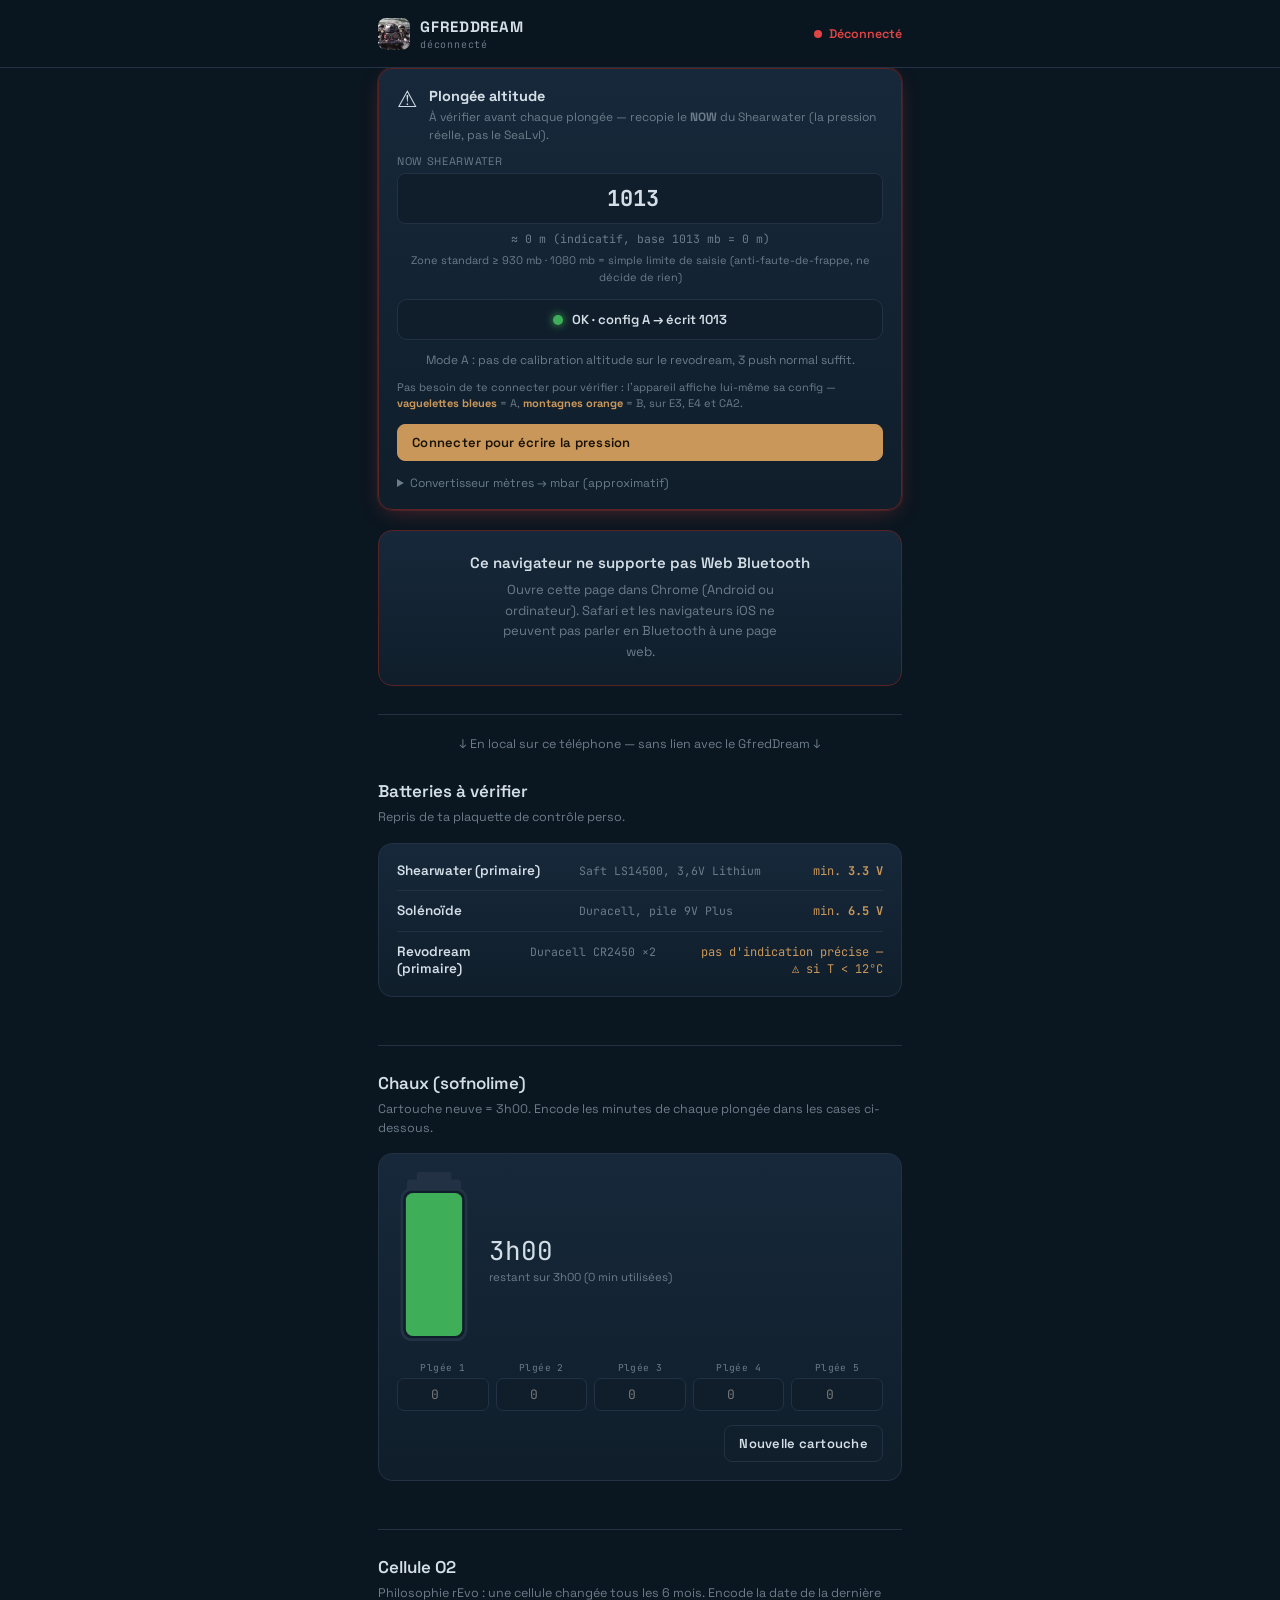
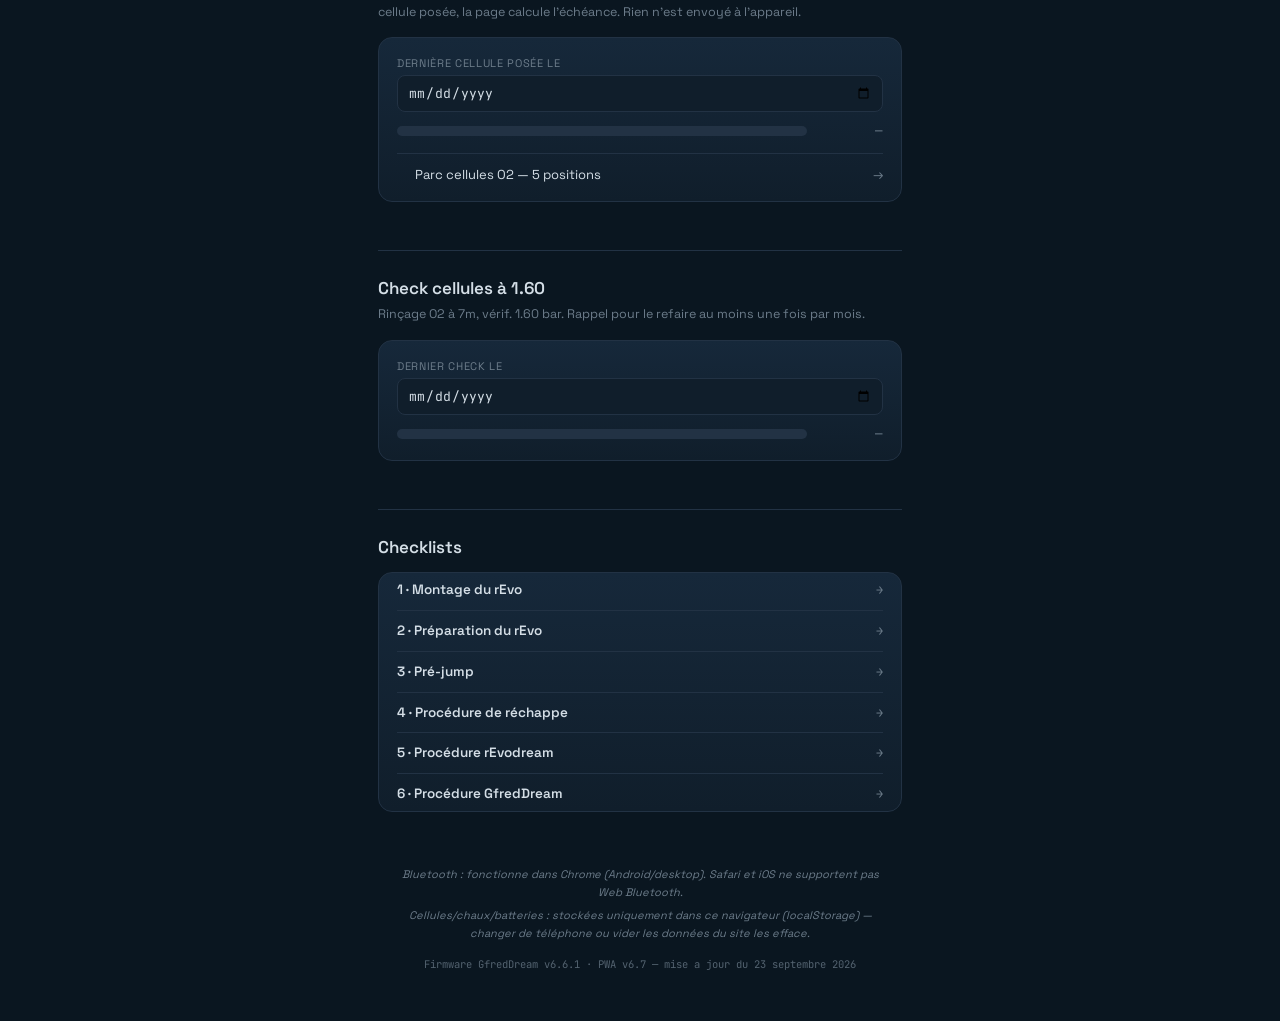
<file: index.html>
<!DOCTYPE html>
<html lang="fr">
<head>
<meta charset="UTF-8">
<meta name="viewport" content="width=device-width, initial-scale=1, viewport-fit=cover">
<title>GfredDream</title>
<link rel="icon" type="image/x-icon" href="fred_diving.ico">
<link rel="apple-touch-icon" href="icon-180.png">
<link rel="manifest" href="manifest.json">
<meta name="theme-color" content="#0A1620">
<link rel="preconnect" href="https://fonts.googleapis.com">
<link rel="preconnect" href="https://fonts.gstatic.com" crossorigin>
<link href="https://fonts.googleapis.com/css2?family=Space+Grotesk:wght@500;600;700&family=JetBrains+Mono:wght@400;500;700&display=swap" rel="stylesheet">
<style>
  :root{
    --deep:#0A1620; --panel:#101E2B; --panel2:#16283A; --line:#223244;
    --brass:#C9975A; --brass-dim:#8A6530;
    --o2green:#3FAE58; --warn:#E0932E; --danger:#E14444;
    --mist:#D4DEE6; --mist-dim:#6C7C8A;
    --mono:'JetBrains Mono',ui-monospace,monospace;
    --disp:'Space Grotesk',system-ui,sans-serif;
  }
  *{box-sizing:border-box;}
  html,body{margin:0;padding:0;}
  body{
    background:
      radial-gradient(ellipse 900px 500px at 50% -10%, #142B3E 0%, transparent 60%),
      var(--deep);
    color:var(--mist);
    font-family:var(--disp);
    min-height:100vh;
    padding-bottom:48px;
  }
  a{color:inherit;}
  .wrap{max-width:560px;margin:0 auto;padding:0 18px;}

  /* ── header ─────────────────────────────────────────── */
  header{
    position:sticky; top:0; z-index:10;
    background:rgba(10,22,32,.92); backdrop-filter:blur(8px);
    border-bottom:1px solid var(--line);
  }
  .headrow{
    max-width:560px;margin:0 auto;padding:16px 18px;
    display:flex;align-items:center;justify-content:space-between;gap:12px;
  }
  .brand{display:flex;align-items:center;gap:10px;}
  .brand svg{width:32px;height:32px;flex:none;}
  .brand-text{font-weight:700;letter-spacing:.06em;font-size:15px;}
  .brand-sub{display:block;font-family:var(--mono);font-weight:400;font-size:10px;color:var(--mist-dim);letter-spacing:.08em;margin-top:1px;}
  .status-dot{width:8px;height:8px;border-radius:50%;background:var(--danger);flex:none;transition:background .3s,box-shadow .3s;}
  .status-chip{
    display:inline-flex;align-items:center;gap:7px;
    font-family:var(--disp);font-weight:600;font-size:12.5px;color:var(--danger);
  }
  .status-chip.up{color:var(--o2green);}
  .status-chip.busy{color:var(--brass);}
  .status-dot.up{background:var(--o2green);box-shadow:0 0 8px var(--o2green);}
  .status-dot.busy{background:var(--brass);animation:pulse 1s ease-in-out infinite;}
  @keyframes pulse{0%,100%{opacity:1;}50%{opacity:.35;}}
  .btn{
    font-family:var(--disp);font-weight:600;font-size:13px;letter-spacing:.02em;
    border:1px solid var(--line); background:var(--panel2); color:var(--mist);
    padding:9px 14px;border-radius:8px;cursor:pointer;
    display:inline-flex;align-items:center;gap:8px;
    transition:border-color .15s, background .15s;
  }
  .btn:hover{border-color:var(--brass-dim);}
  .btn:focus-visible{outline:2px solid var(--brass);outline-offset:2px;}
  .btn.primary{background:var(--brass);border-color:var(--brass);color:#1A1206;}
  .btn.primary:hover{background:#D9A968;}
  .btn.ghost{background:transparent;}
  .btn.danger{border-color:#5A2323;color:#F0A6A6;}
  .btn.danger:hover{border-color:var(--danger);}
  .btn:disabled{opacity:.4;cursor:not-allowed;}

  /* ── layout ─────────────────────────────────────────── */
  section{padding:26px 0 8px;}
  .eyebrow{
    font-family:var(--mono);font-size:11px;letter-spacing:.14em;color:var(--brass);
    text-transform:uppercase;margin:0 0 4px;
  }
  h2{font-size:17px;margin:0 0 14px;font-weight:600;color:var(--mist);}
  .hint{font-size:12.5px;color:var(--mist-dim);line-height:1.5;margin:-8px 0 16px;}
  .card{
    background:linear-gradient(180deg,var(--panel2),var(--panel));
    border:1px solid var(--line); border-radius:14px; padding:18px;
    margin-bottom:12px;
  }

  /* ── FiO2 : gros avertissement, à vérifier avant chaque plongée ─ */
  .warn-card{
    border-color:#5A2323;
    box-shadow:0 0 0 1px rgba(225,68,68,.18), 0 6px 24px -8px rgba(225,68,68,.4);
  }
  .warn-head{display:flex;gap:11px;align-items:flex-start;margin-bottom:10px;}
  .warn-icon{font-size:23px;line-height:1.1;flex:none;}
  .warn-title{font-size:14.5px;font-weight:700;color:var(--mist);}
  .warn-sub{font-size:12px;color:var(--mist-dim);line-height:1.5;margin-top:3px;}
  .fio2-display{
    font-family:var(--mono);font-size:44px;font-weight:700;color:var(--danger);
    font-variant-numeric:tabular-nums;text-align:center;margin:8px 0 16px;letter-spacing:.01em;
    transition:color .15s;
  }
  .fio2-display.std{color:var(--o2green);}
  .fio2-display .fio2-unit{font-size:16px;font-weight:500;color:var(--mist-dim);margin-left:7px;}
  .divider{height:1px;background:var(--line);margin:28px 0 0;}

  /* ── Carte pression hors connexion (v6.1.0) ───────────*/
  .mbar-offline{font-size:11px;line-height:1.45;color:var(--mist-dim);margin-top:12px;}
  .mbar-offline b{color:var(--brass);}
  .mbar-connect{width:100%;margin-top:12px;}
  body:not(.ble-on) .blegated{display:none;}
  body.ble-on .mbar-offline{display:none;}
  /* ── LEDs HUD par couleur (v6.1.0) ─────────────────────*/
  .hud-note{font-size:11px;line-height:1.45;color:var(--mist-dim);margin-bottom:14px;}
  .hud-note b{color:var(--brass);}
  .ledrow{display:flex;align-items:center;gap:10px;margin-top:14px;}
  .led-dot{width:12px;height:12px;border-radius:50%;flex:none;}
  .dot-r{background:#e03e3e;box-shadow:0 0 8px #e03e3e;}
  .dot-g{background:#3ec46d;box-shadow:0 0 8px #3ec46d;}
  .dot-o{background:#e8a33d;box-shadow:0 0 8px #e8a33d;}
  .led-name{font-size:13px;flex:1;}
  .led-val{font-family:var(--mono);font-size:15px;min-width:56px;text-align:center;color:var(--brass);}
  .led-minus,.led-plus{min-width:44px;min-height:44px;}
  .hudtest-btn{width:100%;margin-top:8px;}
  .hudtest-btn.on{background:var(--brass);color:#1a1a1a;}
  .sleep-btn{width:100%;}
  .sleep-btn.arm{background:var(--danger);color:#fff;}
  /* ── Session (v6.1.0) ──────────────────────────────────*/
  .sess-row{display:flex;justify-content:space-between;font-size:13px;padding:7px 0;
            border-bottom:1px solid rgba(255,255,255,.06);}
  .sess-row:last-child{border-bottom:none;}
  .sess-row span:last-child{font-family:var(--mono);color:var(--brass);}
  /* ── Pression de calibration ───────────────────────────*/
  .mbar-input{
    font-family:var(--mono);font-size:22px;font-weight:700;color:var(--mist);
    text-align:center;background:var(--panel);border:1px solid var(--line);
    border-radius:8px;padding:10px;width:100%;font-variant-numeric:tabular-nums;
  }
  .mbar-input:focus-visible{outline:2px solid var(--brass);}
  .mbar-alt{
    font-family:var(--mono);font-size:11.5px;color:var(--mist-dim);
    text-align:center;margin:7px 0 6px;
  }
  .mbar-zone-hint{
    font-size:11px;color:var(--mist-dim);text-align:center;line-height:1.5;margin:0 0 14px;
  }
  .verdict-row{
    display:flex;align-items:center;gap:9px;justify-content:center;
    padding:11px 12px;border-radius:10px;background:var(--panel);border:1px solid var(--line);
  }
  .verdict-dot{width:10px;height:10px;border-radius:50%;flex:none;background:var(--mist-dim);}
  .verdict-dot.ok{background:var(--o2green);box-shadow:0 0 8px var(--o2green);}
  .verdict-dot.ko{background:var(--danger);box-shadow:0 0 8px var(--danger);}
  .verdict-text{font-size:13px;font-weight:600;}
  .mbar-device{
    font-family:var(--mono);font-size:12px;color:var(--mist-dim);
    text-align:center;margin-top:14px;
  }
  .mbar-device b{color:var(--brass);}
  .mbar-conv{margin-top:14px;}
  .mbar-conv summary{font-size:12px;color:var(--mist-dim);cursor:pointer;}
  .mbar-conv summary:focus-visible{outline:2px solid var(--brass);}
  .conv-row{display:flex;gap:10px;align-items:center;margin-top:10px;}
  .conv-row input{
    font-family:var(--mono);font-size:13px;background:var(--panel);border:1px solid var(--line);
    color:var(--mist);border-radius:8px;padding:8px 10px;flex:1;min-width:0;
  }
  .conv-row input:focus-visible{outline:2px solid var(--brass);}
  .conv-row span{font-family:var(--mono);font-size:13px;color:var(--brass);flex:none;white-space:nowrap;}

  /* ── Re-calibration obligatoire (bandeau live) ─────────────────────── */
  .recal-banner{
    margin-top:14px;padding:12px 14px;border-radius:10px;text-align:center;
    background:rgba(230,60,60,.14);border:1.5px solid var(--danger);
    color:var(--danger);font-weight:800;font-size:15px;letter-spacing:.02em;
    animation:recalPulse 1.4s ease-in-out infinite;
  }
  @keyframes recalPulse{0%,100%{opacity:1;}50%{opacity:.55;}}
  @media (prefers-reduced-motion: reduce){ .recal-banner{animation:none;} }

  /* ── Calibrer à distance ────────────────────────────────────────────*/
  .calib-card-head{display:flex;gap:12px;align-items:flex-start;margin-bottom:14px;}
  .btn.calib-btn{
    width:100%;font-size:16px;font-weight:700;letter-spacing:.03em;padding:14px;
    justify-content:center;
    background:var(--danger);border-color:var(--danger);color:#FFFFFF;
  }
  .btn.calib-btn:hover{background:#C93636;}

  /* ── Historique calibration (lot 5) ──────────────────────────────────*/
  .calhist-row{
    display:flex;align-items:center;gap:12px;padding:8px 0;
    border-top:1px solid var(--line);
  }
  .calhist-row:first-of-type{border-top:none;}
  .calhist-label{
    font-family:var(--disp);font-weight:700;font-size:13px;color:var(--mist);
    flex:none;width:22px;
  }
  .calhist-vals{
    font-family:var(--mono);font-size:12.5px;color:var(--mist-dim);
    font-variant-numeric:tabular-nums;flex:1;
  }
  .calhist-vals .delta-declining{color:var(--danger);}
  .calhist-vals .delta-rising{color:var(--warn);}
  .calhist-vals .delta-stable{color:var(--o2green);}

  /* ── Réinitialiser — plus grand, centré ─────────────────────────────*/
  .reset-row{flex-direction:column;align-items:center;gap:8px;}
  .reset-btn{font-size:16px;font-weight:700;padding:15px 34px;border-radius:12px;}
  .reset-sub{font-family:var(--mono);font-size:11.5px;color:var(--mist-dim);text-align:center;}

  /* ── Calibration revodream (mode B) ─────────────────────────────────*/
  .revodream-cal{
    margin-top:12px;padding:10px 12px;border-radius:10px;text-align:center;
    background:rgba(230,60,60,.10);border:1px solid var(--danger);
    font-size:12.5px;color:var(--mist);line-height:1.5;
  }
  .revodream-cal b{color:var(--danger);font-size:14px;}
  .revodream-cal a{color:var(--brass);}
  .revodream-cal-a{
    margin-top:12px;font-size:12px;color:var(--mist-dim);text-align:center;
  }
  .revodream-cal-a b{color:var(--mist);}

  /* ── connexion — minimale, sans carte ni texte, un seul bouton ──── */
  .connect-minimal{text-align:center;margin:20px 0 28px;}
  .connect-minimal .btn.primary{padding:13px 26px;font-size:14px;justify-content:center;}
  .connect-hint{
    margin:10px 0 0;font-family:var(--mono);font-size:11px;color:var(--mist-dim);
    letter-spacing:.01em;
  }
  .connect-minimal.unsupported{
    background:linear-gradient(180deg,var(--panel2),var(--panel));
    border:1px solid #5A2323;border-radius:14px;padding:22px 18px;text-align:center;
  }
  .connect-minimal.unsupported h2{font-size:15px;margin:0 0 8px;}
  .connect-minimal.unsupported p{color:var(--mist-dim);font-size:13px;line-height:1.6;max-width:38ch;margin:0 auto;}

  /* ── live control rows ──────────────────────────────── */
  .ctrl{margin-bottom:22px;}
  .ctrl:last-child{margin-bottom:0;}
  .ctrl-top{display:flex;align-items:baseline;justify-content:space-between;margin-bottom:8px;}
  .ctrl-label{font-size:13.5px;font-weight:600;color:var(--mist);}
  .ctrl-value{font-family:var(--mono);font-size:15px;color:var(--brass);font-variant-numeric:tabular-nums;}
  input[type=range]{
    -webkit-appearance:none;width:100%;height:4px;border-radius:2px;
    background:var(--line);outline:none;margin:6px 0;
  }
  input[type=range]::-webkit-slider-thumb{
    -webkit-appearance:none;width:20px;height:20px;border-radius:50%;
    background:var(--brass);border:3px solid var(--deep);box-shadow:0 0 0 1px var(--brass);
    cursor:pointer;margin-top:-8px;
  }
  input[type=range]::-moz-range-thumb{
    width:14px;height:14px;border-radius:50%;background:var(--brass);
    border:3px solid var(--deep);box-shadow:0 0 0 1px var(--brass);cursor:pointer;
  }
  input[type=range]::-moz-range-track{height:4px;border-radius:2px;background:var(--line);}
  input[type=range]:focus-visible::-webkit-slider-thumb{outline:2px solid var(--mist);}
  .presets{display:flex;gap:8px;margin-top:10px;}
  .preset-btn{
    font-family:var(--mono);font-size:12px;font-weight:500;
    border:1px solid var(--line);background:var(--panel);color:var(--mist-dim);
    padding:6px 11px;border-radius:20px;cursor:pointer;transition:.15s;
  }
  .preset-btn:hover{color:var(--mist);border-color:var(--brass-dim);}
  .preset-btn:focus-visible{outline:2px solid var(--brass);}

  /* ── stepper (réglage fin, ±1% par tap) ────────────────*/
  .stepper-row{display:flex;align-items:center;justify-content:center;gap:16px;margin-top:12px;}
  .stepper-btn{
    width:44px;height:44px;border-radius:10px;flex:none;
    border:1px solid var(--line);background:var(--panel2);color:var(--mist);
    font-family:var(--disp);font-size:22px;font-weight:700;line-height:1;
    cursor:pointer;display:flex;align-items:center;justify-content:center;
    transition:border-color .15s, background .15s, color .15s;
    -webkit-tap-highlight-color:transparent; user-select:none;
  }
  .stepper-btn:hover{border-color:var(--brass-dim);}
  .stepper-btn:active{background:var(--brass);color:#1A1206;border-color:var(--brass);}
  .stepper-btn:focus-visible{outline:2px solid var(--brass);outline-offset:2px;}
  .stepper-hint{
    font-family:var(--mono);font-size:11px;color:var(--mist-dim);
    min-width:70px;text-align:center;
  }

  /* ── telemetry ──────────────────────────────────────── */
  .telem{display:grid;grid-template-columns:1fr 1fr;gap:10px;margin-top:6px;}
  .telem-cell{
    background:var(--panel);border:1px solid var(--line);border-radius:10px;
    padding:12px 10px;text-align:center;
  }
  .telem-cell .num{font-family:var(--mono);font-size:19px;color:var(--mist);font-variant-numeric:tabular-nums;}
  .telem-cell .lbl{font-size:10px;color:var(--mist-dim);letter-spacing:.06em;text-transform:uppercase;margin-top:3px;}
  .dot-row{display:flex;gap:6px;justify-content:center;margin-top:5px;}
  .cdot{width:7px;height:7px;border-radius:50%;background:var(--line);}
  .cdot.ok{background:var(--o2green);}

  /* ── capacity bars (cells + scrubber, shared language) ─ */
  .cap-row{display:flex;align-items:center;gap:12px;}
  .cap-track{
    flex:1;height:10px;border-radius:6px;background:var(--line);overflow:hidden;
    position:relative;
  }
  .cap-fill{height:100%;border-radius:6px;transition:width .4s ease, background .4s ease;}
  .cap-fill.ok{background:var(--o2green);}
  .cap-fill.warn{background:var(--warn);}
  .cap-fill.danger{background:var(--danger);animation:blinkbar 1s step-start infinite;}
  @keyframes blinkbar{50%{opacity:.35;}}
  .cap-days{font-family:var(--mono);font-size:12.5px;min-width:64px;text-align:right;color:var(--mist-dim);}
  .cap-days.warn{color:var(--warn);}
  .cap-days.danger{color:var(--danger);}

  .cell-card{display:flex;flex-direction:column;gap:10px;}
  /* Lien vers le parc cellules — dans la même carte, sous la barre. */
  .park-link{
    display:flex;align-items:center;gap:10px;margin-top:4px;padding-top:12px;
    border-top:1px solid var(--line);text-decoration:none;color:var(--mist);
  }
  .park-name{flex:1;font-size:13px;}
  .park-arrow{color:var(--mist-dim);font-size:13px;}
  /* Pastille : visible UNIQUEMENT si la rotation est due ou en retard.
     Invisible le reste du temps, pour ne pas devenir du bruit. */
  .park-dot{width:8px;height:8px;border-radius:50%;flex:none;background:transparent;}
  .park-dot.warn  {background:var(--warn);  box-shadow:0 0 7px var(--warn);}
  .park-dot.danger{background:var(--danger);box-shadow:0 0 7px var(--danger);}
  .cell-head{display:flex;align-items:center;justify-content:space-between;}
  .cell-name{font-size:13.5px;font-weight:600;}
  .date-field{
    font-family:var(--mono);font-size:13px;background:var(--panel);
    border:1px solid var(--line);color:var(--mist);border-radius:8px;padding:8px 10px;
    width:100%;
  }
  .date-field:focus-visible{outline:2px solid var(--brass);}
  .field-lbl{font-size:11px;color:var(--mist-dim);text-transform:uppercase;letter-spacing:.06em;margin-bottom:5px;display:block;}

  /* ── scrubber canister signature visual ────────────────*/
  .scrub-layout{display:flex;gap:18px;align-items:center;}
  .canister-wrap{flex:none;width:74px;}
  .canister-wrap svg{width:100%;display:block;}
  .scrub-info{flex:1;min-width:0;}
  .scrub-remain{font-family:var(--mono);font-size:26px;color:var(--mist);font-variant-numeric:tabular-nums;}
  .scrub-remain.warn{color:var(--warn);}
  .scrub-remain.danger{color:var(--danger);}
  .scrub-sub{font-size:11.5px;color:var(--mist-dim);margin-top:2px;}
  .slots{display:grid;grid-template-columns:repeat(5,1fr);gap:7px;margin-top:16px;}

  /* ── mémo batteries ─────────────────────────────────────────── */
  .memo-row{
    display:flex; align-items:baseline; justify-content:space-between; gap:10px;
    padding:11px 0; border-bottom:1px solid var(--line);
  }
  .memo-row:last-child{border-bottom:none; padding-bottom:0;}
  .memo-row:first-child{padding-top:0;}
  .memo-name{font-size:13.5px; font-weight:600; color:var(--mist); flex:1;}
  .memo-spec{font-family:var(--mono); font-size:11.5px; color:var(--mist-dim); flex:1.3; text-align:left;}
  .memo-min{font-family:var(--mono); font-size:12px; color:var(--brass); text-align:right; flex:none; line-height:1.4;}
  @media(max-width:420px){
    .memo-row{flex-wrap:wrap;}
    .memo-min{margin-left:auto;}
  }
  .slot{display:flex;flex-direction:column;gap:4px;}
  .slot label{font-family:var(--mono);font-size:9.5px;color:var(--mist-dim);text-align:center;letter-spacing:.04em;}
  .slot input{
    font-family:var(--mono);font-size:13px;text-align:center;
    background:var(--panel);border:1px solid var(--line);color:var(--mist);
    border-radius:7px;padding:7px 2px;width:100%;min-width:0;
  }
  .slot input:focus-visible{outline:2px solid var(--brass);}
  .row-end{display:flex;justify-content:flex-end;margin-top:14px;}

  footer{max-width:560px;margin:34px auto 0;padding:0 18px;font-size:11px;color:var(--mist-dim);line-height:1.6;text-align:center;}
  footer b{color:var(--mist);}
  .footer-note{font-style:italic;margin:0 0 6px;}
  .footer-version{margin:14px 0 0;font-style:normal;font-family:var(--mono);font-size:10.5px;color:var(--mist-dim);opacity:.75;}

  @media(max-width:400px){
    .scrub-layout{flex-direction:column;align-items:stretch;}
    .canister-wrap{width:56px;margin:0 auto;}
  }
  @media (prefers-reduced-motion: reduce){
    .status-dot.busy{animation:none;}
    .cap-fill.danger{animation:none;}
  }
</style>
</head>
<body>

<header>
  <div class="headrow">
    <div class="brand">
      <img src="fred_diving.png" alt="GfredDream" width="32" height="32" style="border-radius:8px;display:block;flex:none;">
      <span>
        <span class="brand-text">GFREDDREAM</span>
        <span class="brand-sub" id="subStatus">déconnecté</span>
      </span>
    </div>
    <div class="status-chip" id="statusChip"><span class="status-dot" id="statusDot"></span><span id="connectLabel">Déconnecté</span></div>
  </div>
</header>

<div class="wrap">

  <!-- ═══ CONNEXION ═══ -->
  <!-- v6.1.0 — La carte pression remonte AVANT le bouton de connexion et
       sort de liveSection. Retour Insenborn : Fred a dû se connecter en
       BT juste pour répondre à une question dont la logique est purement
       locale (NOW >= 930 -> config A). Or la vérification ne demande
       aucun device : la décision est de l'arithmétique, et le RELEVÉ est
       déjà lisible sur l'appareil (vaguelettes/montagnes sur E3-E4-CA2).
       Seule l'ÉCRITURE, en config B, exige le BLE. C'est donc la carte
       qui décide s'il faut se connecter : elle passe devant le bouton. -->
    <div class="card warn-card">
      <div class="warn-head">
        <span class="warn-icon">⚠️</span>
        <div>
          <div class="warn-title">Plongée altitude</div>
          <div class="warn-sub">À vérifier avant chaque plongée — recopie le <b>NOW</b> du Shearwater (la pression réelle, pas le SeaLvl).</div>
        </div>
      </div>

      <span class="field-lbl">NOW Shearwater</span>
      <input type="number" inputmode="numeric" id="mbarInput" class="mbar-input"
             min="700" max="1080" step="1" value="1013"
             aria-label="Pression NOW lue sur le Shearwater, en millibars">
      <div class="mbar-alt" id="mbarAlt">≈ 0 m (indicatif, base 1013 mb = 0 m)</div>
      <div class="mbar-zone-hint">Zone standard ≥ 930 mb · 1080 mb = simple limite de saisie (anti-faute-de-frappe, ne décide de rien)</div>

      <div class="verdict-row" id="mbarVerdictRow">
        <span class="verdict-dot ok" id="mbarVerdictDot"></span>
        <span class="verdict-text" id="mbarVerdictText">OK · config A → écrit 1013</span>
      </div>

      <div class="revodream-cal" id="revodreamCal" hidden>
        Calibration altitude revodream : baisser jusqu'à <b id="revodreamCalVal">0.98</b> ppO2 (piezo, après le 3 push)
        — <a href="procedure-revodream.html">marche à suivre →</a>
      </div>
      <div class="revodream-cal-a" id="revodreamCalA">Mode A : pas de calibration altitude sur le revodream, 3 push normal suffit.</div>

      <p class="hint blegated" style="margin:12px 0 0;">Écriture immédiate — invalide ta calibration en cours (HUD éteint, tirets) jusqu'à un nouveau calibrage.</p>

      <div class="mbar-device blegated" id="mbarDevice">Sur l'appareil : <b id="mbarDeviceVal">—</b></div>
      <div class="mbar-offline" id="mbarOffline">
        Pas besoin de te connecter pour vérifier : l'appareil affiche lui-même sa config —
        <b>vaguelettes bleues</b> = A, <b>montagnes orange</b> = B, sur E3, E4 et CA2.
      </div>
      <button class="btn primary mbar-connect" id="mbarConnectBtn" type="button" hidden>
        Connecter pour écrire la pression
      </button>

      <details class="mbar-conv">
        <summary>Convertisseur mètres → mbar (approximatif)</summary>
        <div class="conv-row">
          <input type="number" id="mbarConvM" placeholder="altitude en m" inputmode="numeric">
          <span id="mbarConvResult">→ — mb</span>
        </div>
      </details>
    </div>

  <div id="connectSection" class="connect-minimal">
    <div id="connectCard">
      <button class="btn primary" id="connectBtn2">Connecter via Bluetooth</button>
      <p class="connect-hint">FiO2 · plongée altitude · calibrage à distance · luminosités écran/HUD</p>
    </div>
  </div>

  <!-- ═══ RÉGLAGES (live BLE) ═══ -->
  <section id="liveSection" hidden>
    <div class="eyebrow">Sur l'appareil — en direct</div>
    <h2>Réglages</h2>

    <div class="card calib-card">
      <div class="calib-card-head">
        <span class="warn-icon">🎯</span>
        <div>
          <div class="warn-title">Calibrer à distance</div>
          <div class="warn-sub">Secours si l'aimant est perdu — lance la même calibration que le reed (10 s + résultat), sur les cellules dans l'état où elles sont maintenant.</div>
        </div>
      </div>
      <button class="btn primary calib-btn" id="calibBtn">CALIBRER</button>
    </div>

    <div class="card calhist-card" id="calHistCard">
      <div class="calib-card-head" style="margin-bottom:10px;">
        <span class="warn-icon">📈</span>
        <div>
          <div class="warn-title">Historique calibration</div>
          <div class="warn-sub">3 dernières calibrations valides par cellule — pour repérer une dérive progressive.</div>
        </div>
      </div>
      <div class="calhist-row"><span class="calhist-label">C1</span><span class="calhist-vals" id="calHistC1">—</span></div>
      <div class="calhist-row"><span class="calhist-label">C2</span><span class="calhist-vals" id="calHistC2">—</span></div>
    </div>

    <div class="card warn-card">
      <div class="warn-head">
        <span class="warn-icon">⚠️</span>
        <div>
          <div class="warn-title">FiO2 de référence</div>
          <div class="warn-sub">À vérifier avant CHAQUE plongée — une erreur ici fausse directement ta PPO2 affichée.</div>
        </div>
      </div>
      <div class="fio2-display std" id="fio2Display"><span id="fio2Val">0.98</span><span class="fio2-unit">bar</span></div>
      <input type="range" id="fio2Slider" min="0.20" max="1.00" step="0.01" value="0.98" aria-label="FiO2 de référence, de 0.20 à 1.00 bar">
      <div class="presets">
        <button class="preset-btn" data-fio2="0.21">Air · 0.21</button>
        <button class="preset-btn" data-fio2="0.98">O2 pur · 0.98</button>
      </div>
    </div>


    <div class="card">
      <div class="ctrl">
        <div class="ctrl-top">
          <span class="ctrl-label">Luminosité écran</span>
          <span class="ctrl-value"><span id="britVal">100</span>%</span>
        </div>
        <input type="range" id="britSlider" min="0" max="100" step="1" value="100" aria-label="Luminosité écran, de 0 à 100 pourcent">
      </div>

      <div class="ctrl">
        <div class="ctrl-label" style="margin-bottom:6px;">Luminosité LED HUD</div>
        <div class="hud-note">Réglage par LED. Le rouge doit être <b>nettement au-dessus</b> du vert :
        en zone 1.40–1.55 il clignote par-dessus un vert allumé fixe, et l'œil est ~3× moins
        sensible au rouge. Le rEvodream d'à côté n'est pas réglable — c'est lui la référence.</div>

        <div class="ledrow" data-led="r">
          <span class="led-dot dot-r"></span>
          <span class="led-name">Rouge</span>
          <button class="stepper-btn led-minus" type="button" aria-label="Rouge moins 0.1 %">−</button>
          <span class="led-val"><span class="led-num" id="ledRVal">4.0</span>%</span>
          <button class="stepper-btn led-plus" type="button" aria-label="Rouge plus 0.1 %">+</button>
        </div>
        <input type="range" id="ledRSlider" min="0" max="200" step="1" value="40" aria-label="Luminosité LED rouge">

        <div class="ledrow" data-led="g">
          <span class="led-dot dot-g"></span>
          <span class="led-name">Vert</span>
          <button class="stepper-btn led-minus" type="button" aria-label="Vert moins 0.1 %">−</button>
          <span class="led-val"><span class="led-num" id="ledGVal">2.0</span>%</span>
          <button class="stepper-btn led-plus" type="button" aria-label="Vert plus 0.1 %">+</button>
        </div>
        <input type="range" id="ledGSlider" min="0" max="200" step="1" value="20" aria-label="Luminosité LED verte">

        <div class="ledrow" data-led="o">
          <span class="led-dot dot-o"></span>
          <span class="led-name">Orange</span>
          <button class="stepper-btn led-minus" type="button" aria-label="Orange moins 0.1 %">−</button>
          <span class="led-val"><span class="led-num" id="ledOVal">2.0</span>%</span>
          <button class="stepper-btn led-plus" type="button" aria-label="Orange plus 0.1 %">+</button>
        </div>
        <input type="range" id="ledOSlider" min="0" max="200" step="1" value="20" aria-label="Luminosité LED orange">

        <div class="stepper-hint" style="text-align:center;margin:10px 0 4px;">
          Curseurs = 0 à 20 % · boutons ± = 0,1 % par tap
        </div>
        <button class="btn hudtest-btn" id="hudTestBtn" type="button">Test HUD — 3 LED, 5 s</button>
        <div class="stepper-hint" style="text-align:center;margin-top:6px;">
          Fonctionne aussi cellules débranchées (écran d'urgence)
        </div>
      </div>
    </div>

    <div class="card">
      <div class="ctrl-label" style="margin-bottom:10px;">Session en cours</div>
      <div class="sess-row"><span>Durée sous tension</span><span id="sessDur">—</span></div>
      <div class="sess-row"><span>Tension mini vue</span><span id="sessVmin">—</span></div>
      <div class="sess-row"><span>Tension maxi vue</span><span id="sessVmax">—</span></div>
      <div class="sess-row"><span>Temps de frame</span><span id="sessFrame">—</span></div>
      <div class="sess-row"><span>Tâche capteurs</span><span id="sessTick">—</span></div>
      <div class="sess-row"><span>Lectures cellule</span><span id="sessRead">—</span></div>
      <div class="sess-row"><span>Dernier redémarrage</span><span id="sessReset">—</span></div>
      <div class="sess-row"><span>· dont rotation</span><span id="sessRot">—</span></div>
      <div class="sess-row"><span>· dont envoi écran</span><span id="sessQspi">—</span></div>
      <p class="hint" style="margin:12px 0 0;">Repart de zéro à chaque coupure. À lire au retour
      à la voiture : c'est la durée réelle sous tension, celle qu'aucun test de banc ne donne.
      Budget de frame 41 ms — au-delà, le FPS descend seul.</p>
    </div>

    <div class="card">
      <div class="ctrl-label" style="margin-bottom:10px;">Mise en veille</div>
      <p class="hint" style="margin:0 0 12px;">Éteint l'appareil pour de bon (veille profonde).
      Se déclenche tout seul sous 3,40 V pendant 60 s — protection si l'aimant tombe pendant
      le stockage. Le réveil est automatique dès qu'il recharge sur le pad Qi ; l'aimant reste
      prioritaire dans tous les cas.</p>
      <button class="btn sleep-btn" id="sleepBtn" type="button">Mettre en veille maintenant</button>
      <div class="stepper-hint" style="text-align:center;margin-top:6px;">
        Double confirmation — l'écran s'éteint après 3 s
      </div>
    </div>

    <div class="card">
      <div class="ctrl-label" style="margin-bottom:12px;">État de l'appareil</div>
      <div class="telem">
        <div class="telem-cell">
          <div class="num" id="battVal">—</div>
          <div class="lbl" id="battLbl">Batterie</div>
        </div>
        <div class="telem-cell">
          <div class="num" id="battVoltVal">—</div>
          <div class="lbl">Volts</div>
        </div>
        <div class="telem-cell">
          <div class="num" id="cellVal">—</div>
          <div class="lbl">C1 / C2 mV</div>
        </div>
        <div class="telem-cell">
          <div class="num" style="font-size:13px;padding-top:3px;">Calib.</div>
          <div class="dot-row"><span class="cdot" id="calibDot1"></span><span class="cdot" id="calibDot2"></span></div>
          <div class="lbl">C1 · C2</div>
        </div>
      </div>
      <p class="hint" style="margin:12px 0 0;">Calib. vert = une calibration est enregistrée pour cette cellule (pas d'indicateur de péremption pour l'instant).</p>
      <div class="recal-banner" id="recalBanner" hidden>Re-Calibration OBLIGATOIRE !!!</div>
    </div>

    <div class="row-end reset-row">
      <button class="btn danger reset-btn" id="resetBtn">Réinitialiser</button>
      <div class="reset-sub">(FiO2 0.98 · Lum Écran 50% · Lum HUD 2%)</div>
    </div>
  </section>

  <div class="divider"></div>
  <p class="hint" style="margin:20px 0 0; text-align:center;">↓ En local sur ce téléphone — sans lien avec le GfredDream ↓</p>

  <!-- ═══ MÉMO BATTERIES (local, sans lien BLE, purement informatif) ═══ -->
  <section>
    <h2>Batteries à vérifier</h2>
    <p class="hint">Repris de ta plaquette de contrôle perso.</p>

    <div class="card">
      <div class="memo-row">
        <div class="memo-name">Shearwater (primaire)</div>
        <div class="memo-spec">Saft LS14500, 3,6V Lithium</div>
        <div class="memo-min">min. <b>3.3 V</b></div>
      </div>
      <div class="memo-row">
        <div class="memo-name">Solénoïde</div>
        <div class="memo-spec">Duracell, pile 9V Plus</div>
        <div class="memo-min">min. <b>6.5 V</b></div>
      </div>
      <div class="memo-row">
        <div class="memo-name">Revodream (primaire)</div>
        <div class="memo-spec">Duracell CR2450 ×2</div>
        <div class="memo-min">pas d'indication précise —<br>⚠️ si T &lt; 12°C</div>
      </div>
    </div>
  </section>

  <div class="divider"></div>

  <!-- ═══ CHAUX / SCRUBBER (local, sans lien BLE) ═══ -->
  <section>
    <h2>Chaux (sofnolime)</h2>
    <p class="hint">Cartouche neuve = 3h00. Encode les minutes de chaque plongée dans les cases ci-dessous.</p>

    <div class="card">
      <div class="scrub-layout">
        <div class="canister-wrap">
          <svg viewBox="0 0 60 140" aria-hidden="true">
            <rect x="8" y="6" width="44" height="10" rx="3" fill="var(--line)"/>
            <rect x="16" y="0" width="28" height="8" rx="2" fill="var(--line)"/>
            <rect x="4" y="14" width="52" height="122" rx="8" fill="var(--panel)" stroke="var(--line)" stroke-width="2"/>
            <clipPath id="canClip"><rect x="7" y="17" width="46" height="116" rx="6"/></clipPath>
            <rect id="canisterFill" x="7" width="46" height="116" y="17" fill="var(--o2green)" clip-path="url(#canClip)"/>
            <rect x="4" y="14" width="52" height="122" rx="8" fill="none" stroke="var(--line)" stroke-width="2"/>
          </svg>
        </div>
        <div class="scrub-info">
          <div class="scrub-remain" id="scrubRemain">3h00</div>
          <div class="scrub-sub" id="scrubSub">restant sur 3h00</div>
        </div>
      </div>

      <div class="slots">
        <div class="slot"><label>Plgée 1</label><input type="number" min="0" max="300" inputmode="numeric" data-slot="0" placeholder="0"></div>
        <div class="slot"><label>Plgée 2</label><input type="number" min="0" max="300" inputmode="numeric" data-slot="1" placeholder="0"></div>
        <div class="slot"><label>Plgée 3</label><input type="number" min="0" max="300" inputmode="numeric" data-slot="2" placeholder="0"></div>
        <div class="slot"><label>Plgée 4</label><input type="number" min="0" max="300" inputmode="numeric" data-slot="3" placeholder="0"></div>
        <div class="slot"><label>Plgée 5</label><input type="number" min="0" max="300" inputmode="numeric" data-slot="4" placeholder="0"></div>
      </div>

      <div class="row-end">
        <button class="btn ghost" id="newCartridgeBtn">Nouvelle cartouche</button>
      </div>
    </div>
  </section>

  <div class="divider"></div>

  <!-- ═══ CELLULE O2 (local, sans lien BLE) ═══ -->
  <section>
    <h2>Cellule O2</h2>
    <p class="hint">Philosophie rEvo : une cellule changée tous les 6 mois. Encode la date de la dernière cellule posée, la page calcule l'échéance. Rien n'est envoyé à l'appareil.</p>

    <div class="card cell-card" id="cellCard1">
      <div>
        <span class="field-lbl">Dernière cellule posée le</span>
        <input type="date" class="date-field" id="cell1Date">
      </div>
      <div class="cap-row">
        <div class="cap-track"><div class="cap-fill" id="cell1Fill"></div></div>
        <span class="cap-days" id="cell1Days">—</span>
      </div>
      <a href="cellules.html" class="park-link" id="parkLink">
        <span class="park-dot" id="parkDot"></span>
        <span class="park-name">Parc cellules O2 — 5 positions</span>
        <span class="park-arrow">→</span>
      </a>
    </div>
  </section>

  <div class="divider"></div>

  <!-- ═══ CHECK 1.6 BAR (local, sans lien BLE) ═══ -->
  <section>
    <h2>Check cellules à 1.60</h2>
    <p class="hint">Rinçage O2 à 7m, vérif. 1.60 bar. Rappel pour le refaire au moins une fois par mois.</p>

    <div class="card cell-card" id="checkCard">
      <div>
        <span class="field-lbl">Dernier check le</span>
        <input type="date" class="date-field" id="check16Date">
      </div>
      <div class="cap-row">
        <div class="cap-track"><div class="cap-fill" id="check16Fill"></div></div>
        <span class="cap-days" id="check16Days">—</span>
      </div>
    </div>
  </section>

  <div class="divider"></div>

  <!-- ═══ CHECKLISTS ═══ -->
  <section>
    <h2>Checklists</h2>
    <div class="card" style="padding:8px 18px;">
      <a href="montage.html" class="memo-row" style="text-decoration:none;">
        <div class="memo-name">1 · Montage du rEvo</div>
        <div class="memo-min" style="color:var(--mist-dim);">→</div>
      </a>
      <a href="preparation.html" class="memo-row" style="text-decoration:none;">
        <div class="memo-name">2 · Préparation du rEvo</div>
        <div class="memo-min" style="color:var(--mist-dim);">→</div>
      </a>
      <a href="prejump.html" class="memo-row" style="text-decoration:none;">
        <div class="memo-name">3 · Pré-jump</div>
        <div class="memo-min" style="color:var(--mist-dim);">→</div>
      </a>
      <a href="rechappe.html" class="memo-row" style="text-decoration:none;">
        <div class="memo-name">4 · Procédure de réchappe</div>
        <div class="memo-min" style="color:var(--mist-dim);">→</div>
      </a>
      <a href="procedure-revodream.html" class="memo-row" style="text-decoration:none;">
        <div class="memo-name">5 · Procédure rEvodream</div>
        <div class="memo-min" style="color:var(--mist-dim);">→</div>
      </a>
      <a href="procedure-gfreddream.html" class="memo-row" style="text-decoration:none;">
        <div class="memo-name">6 · Procédure GfredDream</div>
        <div class="memo-min" style="color:var(--mist-dim);">→</div>
      </a>
    </div>
  </section>

<footer>
    <p class="footer-note">Bluetooth : fonctionne dans Chrome (Android/desktop). Safari et iOS ne supportent pas Web Bluetooth.</p>
    <p class="footer-note">Cellules/chaux/batteries : stockées uniquement dans ce navigateur (localStorage) — changer de téléphone ou vider les données du site les efface.</p>
    <p class="footer-version">Firmware GfredDream v6.6.1 · PWA v6.7 — mise a jour du 23 septembre 2026</p>
  </footer>

  
</div>

<script>
(() => {
  'use strict';

  // ── UUIDs — doivent matcher ble_service.h exactement ──────────────
  const SVC   = '12340000-0000-0000-0000-000000000000';
  const FIO2  = '12340002-0000-0000-0000-000000000000';
  const BRIT  = '12340004-0000-0000-0000-000000000000';
  const BATT  = '12340006-0000-0000-0000-000000000000';
  const CELL  = '12340007-0000-0000-0000-000000000000';
  const CALIB = '12340008-0000-0000-0000-000000000000';
  const RESET = '12340009-0000-0000-0000-000000000000';
  const HUDBRT= '1234000b-0000-0000-0000-000000000000';
  const HUDRGB= '1234000f-0000-0000-0000-000000000000';   // v6.1.0 — 3×uint16, dixièmes de %
  const HUDTST= '12340010-0000-0000-0000-000000000000';   // v6.1.0 — 0x01 = test 5s
  const SESSN = '12340011-0000-0000-0000-000000000000';   // v6.1.0 — durée + Vmin/Vmax + frame
  const SLEEP = '12340012-0000-0000-0000-000000000000';   // v6.3.0 — 0x5A = veille profonde
  const MBAR  = '1234000c-0000-0000-0000-000000000000';
  const CALTRIG = '1234000d-0000-0000-0000-000000000000';
  const CALHIST = '1234000e-0000-0000-0000-000000000000';

  const MBAR_STANDARD_THRESHOLD = 930;   // seuil unique, décisionnel (Fred, 24/07/2026)
  const MBAR_INPUT_MIN = 700, MBAR_INPUT_MAX = 1080; // clamp anti-faute-de-frappe uniquement

  let chars = {};
  let device = null;
  let suppressFio2Echo = false, suppressBritEcho = false, suppressHudEcho = false, suppressMbarEcho = false;

  // ── Formule ISA standard, base 1013.25 mb = 0 m — purement indicatif ──
  function altitudeFromMbar(mb){
    const ratio = mb / 1013.25;
    if (ratio <= 0) return 0;
    return (1 - Math.pow(ratio, 1 / 5.25588)) / 2.25577e-5;
  }
  function mbarFromAltitude(m){
    return 1013.25 * Math.pow(1 - 2.25577e-5 * m, 5.25588);
  }

  const $ = id => document.getElementById(id);
  const statusDot = $('statusDot'), subStatus = $('subStatus'), connectLabel = $('connectLabel');
  const connectBtn2 = $('connectBtn2');

  const statusChip = $('statusChip');
  function setStatus(state, label){
    statusDot.className = 'status-dot' + (state ? ' ' + state : '');
    statusChip.className = 'status-chip' + (state ? ' ' + state : '');
    subStatus.textContent = label;
    connectLabel.textContent = state === 'up' ? 'Connecté' : state === 'busy' ? 'Connexion…' : 'Déconnecté';
    // v6.1.0 — pilote l'affichage des éléments qui exigent réellement le BLE
    // (écriture pression, relevé "sur l'appareil"). Le reste de la carte
    // pression, lui, reste visible et utilisable hors connexion.
    document.body.classList.toggle('ble-on', state === 'up');
    updateMbarConnectBtn();
  }
  // Le bouton n'apparaît QUE si on est déconnecté ET en config B : c'est le
  // seul cas où le téléphone sert encore à quelque chose.
  function updateMbarConnectBtn(){
    const b = $('mbarConnectBtn');
    if (!b) return;
    const v = parseInt($('mbarInput').value, 10);
    const needB = !isNaN(v) && v < MBAR_STANDARD_THRESHOLD;
    b.hidden = document.body.classList.contains('ble-on') || !needB;
  }
  document.addEventListener('DOMContentLoaded', () => {
    const b = $('mbarConnectBtn');
    if (b) b.addEventListener('click', () => connect());
  });

  // ── Web Bluetooth support check ────────────────────────────────────
  if (!navigator.bluetooth) {
    $('connectSection').classList.add('unsupported');
    $('connectCard').innerHTML =
      '<h2>Ce navigateur ne supporte pas Web Bluetooth</h2>' +
      '<p>Ouvre cette page dans Chrome (Android ou ordinateur). Safari et les navigateurs iOS ne peuvent pas parler en Bluetooth à une page web.</p>';
  }

  async function connect(){
    try {
      setStatus('busy', 'connexion…');
      device = await navigator.bluetooth.requestDevice({
        filters: [{ services: [SVC] }]
      });
      device.addEventListener('gattserverdisconnected', onDisconnected);
      const server = await device.gatt.connect();
      const service = await server.getPrimaryService(SVC);

      chars.fio2  = await service.getCharacteristic(FIO2);
      chars.brit  = await service.getCharacteristic(BRIT);
      chars.hudbrt= await service.getCharacteristic(HUDBRT);
      // v6.1.0 — tolérant : un device encore en v6.0.0 n'a pas ces trois
      // caractéristiques, la PWA doit rester utilisable sans elles.
      try { chars.hudrgb = await service.getCharacteristic(HUDRGB); } catch(e){ chars.hudrgb = null; }
      try { chars.hudtst = await service.getCharacteristic(HUDTST); } catch(e){ chars.hudtst = null; }
      try { chars.sess   = await service.getCharacteristic(SESSN);  } catch(e){ chars.sess   = null; }
      try { chars.sleep  = await service.getCharacteristic(SLEEP);  } catch(e){ chars.sleep  = null; }
      chars.batt  = await service.getCharacteristic(BATT);
      chars.cell  = await service.getCharacteristic(CELL);
      chars.calib = await service.getCharacteristic(CALIB);
      chars.reset = await service.getCharacteristic(RESET);
      chars.mbar  = await service.getCharacteristic(MBAR);
      chars.caltrig = await service.getCharacteristic(CALTRIG);
      chars.calhist = await service.getCharacteristic(CALHIST);

      await readAll();
      await chars.batt.startNotifications();
      chars.batt.addEventListener('characteristicvaluechanged', e => renderBatt(e.target.value));
      await chars.cell.startNotifications();
      chars.cell.addEventListener('characteristicvaluechanged', e => renderCell(e.target.value));
      await chars.calib.startNotifications();
      chars.calib.addEventListener('characteristicvaluechanged', e => renderCalib(e.target.value));
      await chars.calhist.startNotifications();
      chars.calhist.addEventListener('characteristicvaluechanged', e => renderCalHist(e.target.value));
      if (chars.sess) {
        await chars.sess.startNotifications();
        chars.sess.addEventListener('characteristicvaluechanged', e => renderSession(e.target.value));
      }

      setStatus('up', device.name || 'connecté');
      connectBtn2.textContent = 'Déconnecter';
      $('liveSection').hidden = false;
    } catch (err) {
      console.error(err);
      setStatus('', 'déconnecté');
      connectBtn2.textContent = 'Connecter via Bluetooth';
      if (err.name !== 'NotFoundError') alert('Connexion impossible : ' + err.message);
    }
  }

  function onDisconnected(){
    setStatus('', 'déconnecté');
    connectBtn2.textContent = 'Connecter via Bluetooth';
    $('liveSection').hidden = true;
    chars = {};
  }

  async function disconnect(){
    if (device && device.gatt.connected) device.gatt.disconnect();
    onDisconnected();
  }

  connectBtn2.addEventListener('click', () => {
    if (device && device.gatt.connected) disconnect(); else connect();
  });

  // ── read + render current state ─────────────────────────────────
  async function readAll(){
    const fio2v = await chars.fio2.readValue();
    renderFio2(fio2v);
    const britv = await chars.brit.readValue();
    renderBrit(britv);
    // v6.1.0 — les 3 luminosités LED remplacent l'ancienne valeur unique.
    // Repli sur hudbrt si le device est encore en v6.0.0.
    if (chars.hudrgb) {
      renderHudRGB(await chars.hudrgb.readValue());
    } else {
      const hv = await chars.hudbrt.readValue();
      if (hv.byteLength >= 1) {
        const t = hv.getUint8(0) * 10;
        ledVals = { r:t, g:t, o:t };
        ['r','g','o'].forEach(paintLed);
      }
    }
    if (chars.sess) renderSession(await chars.sess.readValue());
    const battv = await chars.batt.readValue();
    renderBatt(battv);
    const cellv = await chars.cell.readValue();
    renderCell(cellv);
    const calibv = await chars.calib.readValue();
    renderCalib(calibv);
    const mbarv = await chars.mbar.readValue();
    renderMbar(mbarv);
    const calhistv = await chars.calhist.readValue();
    renderCalHist(calhistv);
  }

  // Vert = 0.98 (standard, config A) ; rouge = toute autre valeur.
  function setFio2Display(bar){
    $('fio2Val').textContent = bar.toFixed(2);
    $('fio2Display').classList.toggle('std', Math.abs(bar - 0.98) < 0.0005);
  }

  function renderFio2(dv){
    if (dv.byteLength < 2) return;
    const raw = dv.getUint16(0, true);
    const bar = raw / 10000;
    suppressFio2Echo = true;
    $('fio2Slider').value = bar;
    setFio2Display(bar);
    suppressFio2Echo = false;
  }
  function renderBrit(dv){
    if (dv.byteLength < 1) return;
    const v = dv.getUint8(0);
    suppressBritEcho = true;
    $('britSlider').value = v;
    $('britVal').textContent = v;
    suppressBritEcho = false;
  }
  // v6.1.0 — 3 luminosités LED, en dixièmes de % (0-1000)
  const LED_KEYS = { r:'ledR', g:'ledG', o:'ledO' };
  let ledVals = { r:40, g:20, o:20 };
  function paintLed(k){
    const v = ledVals[k];
    $(LED_KEYS[k] + 'Val').textContent = (v/10).toFixed(1);
    const sl = $(LED_KEYS[k] + 'Slider');
    if (parseInt(sl.value,10) !== v) sl.value = Math.min(200, v);
  }
  function renderHudRGB(dv){
    if (!dv || dv.byteLength < 6) return;
    suppressHudEcho = true;
    ledVals.r = dv.getUint16(0, true);
    ledVals.g = dv.getUint16(2, true);
    ledVals.o = dv.getUint16(4, true);
    ['r','g','o'].forEach(paintLed);
    suppressHudEcho = false;
  }
  // v6.1.0 — télémétrie de session. Fred se reconnecte au retour à la
  // voiture et lit sa durée réelle sous tension : c'est le chiffre qu'aucun
  // test de banc ne peut donner.
  function renderSession(dv){
    if (!dv || dv.byteLength < 10) return;
    const secs = dv.getUint32(0, true);
    const vmin = dv.getUint16(4, true) / 100;
    const vmax = dv.getUint16(6, true) / 100;
    const fr   = dv.getUint16(8, true) / 10;
    const h = Math.floor(secs/3600), m = Math.floor((secs%3600)/60);
    $('sessDur').textContent  = h + ' h ' + String(m).padStart(2,'0');
    $('sessVmin').textContent = vmin > 0 ? vmin.toFixed(2) + ' V' : '—';
    $('sessVmax').textContent = vmax > 0 ? vmax.toFixed(2) + ' V' : '—';
    $('sessFrame').textContent = fr > 0 ? fr.toFixed(1) + ' ms' : '—';
    // Budget de frame = 41 ms. Au-delà, le FPS descend tout seul.
    $('sessFrame').style.color = (fr > 41) ? '#e8a33d' : '';
    // v6.5.0 — cadences réelles de la tâche du cœur 0. Attendu : ~100 Hz
    // pour le tick (10 ms) et ~25 Hz par cellule (4 ticks par cycle C1→C2).
    // Si ces chiffres s'effondrent, la tâche est affamée ou morte — c'est
    // exactement le défaut qu'on vient de corriger, rendu visible.
    if (dv.byteLength >= 14) {
      const thz = dv.getUint16(10, true), rhz = dv.getUint16(12, true);
      $('sessTick').textContent = thz + ' Hz';
      $('sessRead').textContent = rhz + ' Hz';
      $('sessTick').style.color = (thz >= 80) ? '#3ec46d' : '#e03e3e';
      $('sessRead').style.color = (rhz >= 18) ? '#3ec46d' : '#e03e3e';
    }
    // v6.6.0 — cause du dernier reset. Au second boot d'un double
    // démarrage, cet octet dit ce qui a tué le premier.
    if (dv.byteLength >= 15) {
      const R = {
        1:['Démarrage', ''],
        3:['Reboot logiciel', ''],
        4:['Chien de garde', '#e8a33d'],
        5:['Veille profonde', ''],
        6:['Chien de garde', '#e8a33d'],
        7:['Tâche bloquée', '#e8a33d'],
        8:['Panique', '#e03e3e'],
        9:['Brownout', '#e03e3e'],
        10:['Coupure alim', '#e8a33d']
      };
      const r = R[dv.getUint8(14)] || ['—', ''];
      $('sessReset').textContent = r[0];
      $('sessReset').style.color = r[1];
    }
    // v6.6.1 — décomposition du temps de frame. Celui des deux qui domine
    // désigne le coupable : la mémoire (rotation) ou le pilote d'écran.
    if (dv.byteLength >= 19) {
      const rot = dv.getUint16(15, true) / 10, qspi = dv.getUint16(17, true) / 10;
      $('sessRot').textContent  = rot.toFixed(1) + ' ms';
      $('sessQspi').textContent = qspi.toFixed(1) + ' ms';
      // Le plus gros des deux en orange : c'est là qu'il faudra travailler.
      $('sessRot').style.color  = (rot  > qspi) ? '#e8a33d' : '';
      $('sessQspi').style.color = (qspi >= rot) ? '#e8a33d' : '';
    }
  }
  // ── v6.2.0 — autonomie totale mesurée le 29/07 (test de décharge, 48
  // relevés) : 411 min depuis charge pleine, WiFi CONNECTÉ. C'est un
  // PLANCHER — en plongée, radio éteinte, compte environ 1h de plus.
  // Le pourcentage renvoyé par l'appareil EST la fraction de temps de
  // fonctionnement restant (cf. batteryPercent dans GfredDream.ino), donc
  // une simple multiplication suffit : pas de courbe à dupliquer ici, et
  // donc aucun risque de désaccord entre le téléphone et l'écran.
  const AUTONOMIE_MIN = 411;
  function renderBatt(dv){
    if (dv.byteLength < 1) return;
    const pct = dv.getUint8(0);
    $('battVal').textContent = pct + '%';
    // Mêmes seuils que drawE4Frame() : 50 / 25 / 10.
    $('battVal').style.color =
      pct >= 50 ? '#3ec46d' : pct >= 25 ? '#e8d44d' :
      pct >= 10 ? '#e8a33d' : '#e03e3e';
    const rem = Math.round(AUTONOMIE_MIN * pct / 100);
    $('battLbl').textContent = rem >= 60
      ? 'Batterie · ' + Math.floor(rem/60) + ' h ' + String(rem%60).padStart(2,'0')
      : 'Batterie · ' + rem + ' min';
    if (dv.byteLength >= 3) {
      const volts = dv.getUint16(1, true) / 100;
      $('battVoltVal').textContent = volts.toFixed(2) + 'V';
    }
  }
  function renderCell(dv){
    if (dv.byteLength < 4) return;
    const c1 = dv.getInt16(0, true) / 10, c2 = dv.getInt16(2, true) / 10;
    $('cellVal').textContent = c1.toFixed(1) + ' / ' + c2.toFixed(1);
  }
  function renderCalib(dv){
    if (dv.byteLength < 1) return;
    const b = dv.getUint8(0);
    const ok1 = !!(b & 0x01), ok2 = !!(b & 0x02);
    $('calibDot1').classList.toggle('ok', ok1);
    $('calibDot2').classList.toggle('ok', ok2);
    // v5.14.0 — reflète en direct l'invalidation réelle du device (pression
    // OU FiO2 désassortis à la dernière calib), poussée par notify BLE.
    $('recalBanner').hidden = (ok1 && ok2);
  }

  // v5.15.0 — Lot 5 : historique 3 calibs/cellule, format mV×10 int16[6]
  // (C1h0,C1h1,C1h2,C2h0,C2h1,C2h2). 0 = case vide (pas encore 3 calibs
  // valides dans l'historique) — gère 0, 1, 2 ou 3 valeurs proprement plutôt
  // que d'afficher un delta absurde depuis un zéro qui ne veut rien dire.
  function formatCalHistRow(vals){
    const nz = vals.filter(v => v > 0);
    if (nz.length === 0) return 'Pas encore de calibration enregistrée';
    if (nz.length === 1) return nz[0].toFixed(1) + ' mV (une seule calib pour l\'instant)';
    const parts = [nz[0].toFixed(1) + ' mV'];
    const deltas = [];
    for (let i = 1; i < nz.length; i++) {
      const pct = ((nz[i] - nz[i-1]) / nz[i-1]) * 100;
      const cls = pct <= -3 ? 'delta-declining' : pct >= 3 ? 'delta-rising' : 'delta-stable';
      const sign = pct > 0 ? '+' : '';
      parts.push(nz[i].toFixed(1) + ' mV');
      deltas.push('<span class="' + cls + '">' + sign + pct.toFixed(0) + '%</span>');
    }
    return parts.join(' → ') + '&nbsp; (' + deltas.join(' · ') + ')';
  }
  function renderCalHist(dv){
    if (dv.byteLength < 12) return;
    const raw = [];
    for (let i = 0; i < 6; i++) raw.push(dv.getInt16(i * 2, true) / 10);
    $('calHistC1').innerHTML = formatCalHistRow(raw.slice(0, 3));
    $('calHistC2').innerHTML = formatCalHistRow(raw.slice(3, 6));
  }
  function renderMbar(dv){
    if (dv.byteLength < 2) return;
    const v = dv.getUint16(0, true);
    suppressMbarEcho = true;
    $('mbarInput').value = v;
    suppressMbarEcho = false;
    $('mbarDeviceVal').textContent = v + ' mb · config ' + (v === 1013 ? 'A' : 'B');
    updateMbarUI(v);
  }

  // ── Verdict + altitude indicative, recalculés à chaque frappe ────────
  function updateMbarUI(rawValue){
    if (typeof updateMbarConnectBtn === 'function') updateMbarConnectBtn();
    const v = Math.round(rawValue);
    const alt = Math.round(altitudeFromMbar(v));
    $('mbarAlt').textContent = '≈ ' + alt + ' m (indicatif, base 1013 mb = 0 m)';

    const dot = $('mbarVerdictDot'), txt = $('mbarVerdictText');
    if (v >= MBAR_STANDARD_THRESHOLD) {
      dot.className = 'verdict-dot ok';
      txt.textContent = 'OK · config A → écrit 1013';
      $('revodreamCal').hidden = true;
      $('revodreamCalA').hidden = false;
    } else {
      dot.className = 'verdict-dot ko';
      txt.textContent = 'KO · config B → écrit la valeur saisie';
      // Le rEvodream d'origine n'a pas de compensation d'altitude : sa
      // calibration standard suppose TOUJOURS 1,00 bar ambiant + 100% O2
      // (confirmé manuel P/P5 05/2018). En calibration altitude (2FL après
      // le 3 push, confirmée par 1P), on presse le piezo pour faire
      // DESCENDRE la valeur affichée jusqu'à cette cible ppO2 — PAS un FiO2
      // à taper. Formule exacte du manuel (leur exemple officiel : 970 mb +
      // O2 98% → cible 0,95) : cible = (NOW/1000) × 0,98. Base 1000 (1 bar
      // plein), PAS 1013 — le rEvodream raisonne en bar entier, contrairement
      // au GfredDream qui utilise 1013 (ISA) pour sa propre formule PPO2.
      const revoVal = (0.98 * (v / 1000)).toFixed(2);
      $('revodreamCalVal').textContent = revoVal;
      $('revodreamCal').hidden = false;
      $('revodreamCalA').hidden = true;
    }
  }

  // ── write on user interaction (debounced while dragging) ─────────
  function debounce(fn, ms){
    let t; return (...a) => { clearTimeout(t); t = setTimeout(() => fn(...a), ms); };
  }

  const writeFio2 = debounce(async (bar) => {
    if (!chars.fio2) return;
    const raw = Math.round(bar * 10000);
    const buf = new ArrayBuffer(2); new DataView(buf).setUint16(0, raw, true);
    await chars.fio2.writeValue(buf);
  }, 250);
  const writeBrit = debounce(async (v) => {
    if (!chars.brit) return;
    await chars.brit.writeValue(Uint8Array.of(v));
  }, 200);
  const writeHud = debounce(async (v) => {
    if (!chars.hudbrt) return;
    await chars.hudbrt.writeValue(Uint8Array.of(v));
  }, 200);
  // v6.1.0 — les 3 valeurs partent ensemble (6 octets) : le firmware
  // rejette la trame entière si l'une est hors bornes, donc jamais
  // d'application partielle qui ferait diverger PWA et device.
  const writeLeds = debounce(async () => {
    if (!chars.hudrgb) return;
    const buf = new ArrayBuffer(6), dv = new DataView(buf);
    dv.setUint16(0, ledVals.r, true);
    dv.setUint16(2, ledVals.g, true);
    dv.setUint16(4, ledVals.o, true);
    await chars.hudrgb.writeValue(buf);
  }, 200);
  // Seuil unique 930 : >=930 -> écrit 1013 (config A) ; <930 -> écrit la valeur
  // saisie telle quelle (config B). 700-1080 = clamp anti-faute-de-frappe,
  // ne décide jamais de rien.
  const writeMbar = debounce(async (typed) => {
    if (!chars.mbar) return;
    const clamped = Math.max(MBAR_INPUT_MIN, Math.min(MBAR_INPUT_MAX, Math.round(typed)));
    const toWrite = (clamped >= MBAR_STANDARD_THRESHOLD) ? 1013 : clamped;
    const buf = new ArrayBuffer(2); new DataView(buf).setUint16(0, toWrite, true);
    await chars.mbar.writeValue(buf);
  }, 250);

  // v5.14.0 — décision Fred : toute valeur de FiO2 de calibrage différente
  // de 0.98 (y compris le preset Air 0.21) passe par une double confirmation
  // avant d'être écrite. Le slider ne fait plus qu'un aperçu pendant le
  // drag ('input') ; l'écriture réelle n'a lieu qu'au relâchement ('change')
  // ou au clic sur un preset — jamais pendant le drag lui-même.
  async function confirmFio2(bar){
    if (Math.abs(bar - 0.98) < 0.0005) return true;
    if (!confirm('Sûr ? FiO2 de calibrage à ' + bar.toFixed(2) + ' (≠ 0.98)')) return false;
    return confirm('Certain ? Cette valeur sera utilisée comme référence de calibrage.');
  }
  async function commitFio2(bar){
    const ok = await confirmFio2(bar);
    if (!ok) { renderFio2Local(); return; }   // annulé → revient à la valeur lue sur l'appareil
    writeFio2(bar);
  }
  function renderFio2Local(){
    // Remet le slider/affichage sur la dernière valeur connue de l'appareil.
    if (chars.fio2) chars.fio2.readValue().then(renderFio2);
  }

  $('fio2Slider').addEventListener('input', e => {
    if (suppressFio2Echo) return;
    const bar = parseFloat(e.target.value);
    setFio2Display(bar);   // aperçu seul, pas d'écriture
  });
  $('fio2Slider').addEventListener('change', e => {
    if (suppressFio2Echo) return;
    commitFio2(parseFloat(e.target.value));
  });
  document.querySelectorAll('[data-fio2]').forEach(btn => {
    btn.addEventListener('click', () => {
      const bar = parseFloat(btn.dataset.fio2);
      $('fio2Slider').value = bar;
      setFio2Display(bar);
      commitFio2(bar);
    });
  });
  $('britSlider').addEventListener('input', e => {
    if (suppressBritEcho) return;
    const v = parseInt(e.target.value, 10);
    $('britVal').textContent = v;
    writeBrit(v);
  });
  // ── v6.1.0 — 3 LEDs : curseurs (pas de 0.1 %) + boutons ± ──────────
  ['r','g','o'].forEach(k => {
    $(LED_KEYS[k] + 'Slider').addEventListener('input', e => {
      if (suppressHudEcho) return;
      setLed(k, parseInt(e.target.value, 10));
    });
  });
  document.querySelectorAll('.ledrow').forEach(row => {
    const k = row.dataset.led;
    row.querySelector('.led-minus').addEventListener('click', () => setLed(k, ledVals[k] - 1));
    row.querySelector('.led-plus') .addEventListener('click', () => setLed(k, ledVals[k] + 1));
  });
  function setLed(k, v){
    ledVals[k] = Math.max(0, Math.min(1000, v));
    paintLed(k);
    writeLeds();
  }
  // ── v6.3.0 — veille profonde, double confirmation ─────────────────
  // Un simple tap ne suffit pas : ce bouton éteint réellement l'appareil,
  // et le récupérer demande le pad Qi ou l'aimant.
  let sleepArmed = false, sleepTimer = null;
  $('sleepBtn').addEventListener('click', async () => {
    const b = $('sleepBtn');
    if (!chars.sleep) return;
    if (!sleepArmed) {
      sleepArmed = true;
      b.classList.add('arm');
      b.textContent = 'Confirmer la mise en veille';
      sleepTimer = setTimeout(() => {
        sleepArmed = false; b.classList.remove('arm');
        b.textContent = 'Mettre en veille maintenant';
      }, 5000);
      return;
    }
    clearTimeout(sleepTimer);
    sleepArmed = false; b.classList.remove('arm');
    try {
      await chars.sleep.writeValue(Uint8Array.of(0x5A));
      b.textContent = 'Mise en veille…';
    } catch(e) {
      b.textContent = 'Mettre en veille maintenant';
    }
  });

  $('hudTestBtn').addEventListener('click', async () => {
    if (!chars.hudtst) return;
    const b = $('hudTestBtn');
    try {
      await chars.hudtst.writeValue(Uint8Array.of(0x01));
      b.classList.add('on'); b.textContent = 'Test en cours…';
      setTimeout(() => { b.classList.remove('on'); b.textContent = 'Test HUD — 3 LED, 5 s'; }, 5000);
    } catch(e) { /* device déconnecté : le bouton reprend son état seul */ }
  });


  $('mbarInput').addEventListener('input', e => {
    if (suppressMbarEcho) return;
    const v = parseFloat(e.target.value);
    if (isNaN(v)) return;
    updateMbarUI(v);
    writeMbar(v);
  });

  // ── Convertisseur mètres → mbar, purement indicatif, aucun lien BLE ───
  $('mbarConvM').addEventListener('input', e => {
    const m = parseFloat(e.target.value);
    if (isNaN(m)) { $('mbarConvResult').textContent = '→ — mb'; return; }
    const mb = Math.round(mbarFromAltitude(m));
    $('mbarConvResult').textContent = '→ ' + mb + ' mb';
  });

  // v5.14.0 — Lot 4 : CALIBRER à distance. Double confirmation côté appli
  // (Sûr ? / Certain ?) + double confirmation côté protocole BLE lui-même
  // (ARM 0x5A puis GO 0xA5 <10s, voir CbCalTrig firmware) — appuyer sur ce
  // bouton lance une VRAIE calibration sur les cellules dans leur état
  // actuel, exactement comme tenir l'aimant sur le reed.
  $('calibBtn').addEventListener('click', async () => {
    if (!chars.caltrig) return;
    if (!confirm('Sûr ? Lancer une calibration maintenant, sur les cellules dans leur état actuel ?')) return;
    if (!confirm('Certain ? Ça prend ~12 s et ça remplace la calibration en cours.')) return;
    const btn = $('calibBtn');
    const label = btn.textContent;
    btn.disabled = true;
    try {
      await chars.caltrig.writeValue(Uint8Array.of(0x5A));   // ARM
      await new Promise(r => setTimeout(r, 150));
      await chars.caltrig.writeValue(Uint8Array.of(0xA5));   // GO
      btn.textContent = 'Calibration en cours (~12 s)…';
      setTimeout(() => { btn.disabled = false; btn.textContent = label; readAll(); }, 13000);
    } catch (err) {
      console.error(err);
      btn.disabled = false;
      btn.textContent = label;
      alert('Échec de la commande de calibration : ' + err.message);
    }
  });

  $('resetBtn').addEventListener('click', async () => {
    if (!chars.reset) return;
    if (!confirm('Remettre FiO2 à 0.98, luminosité écran à 50% et HUD à 2% ?')) return;
    await chars.reset.writeValue(Uint8Array.of(0xAA));
    setTimeout(readAll, 300);
  });

  // ═══════════════════════════════════════════════════════════════
  //  Compteurs à date — 100% local, aucun lien BLE. Même logique pour
  //  la cellule O2 (180j) et le rappel check 1.60 (30j).
  // ═══════════════════════════════════════════════════════════════
  function initCountdown(opts){
    const { storageKey, dateInputId, fillId, daysId, cycleDays, warnDays } = opts;
    const input = $(dateInputId);
    const load = () => localStorage.getItem(storageKey) || '';
    const save = v => localStorage.setItem(storageKey, v);

    function render(){
      const dateStr = input.value;
      const fill = $(fillId), daysEl = $(daysId);
      if (!dateStr) { fill.style.width = '0%'; fill.className = 'cap-fill'; daysEl.textContent = '—'; daysEl.className = 'cap-days'; return; }
      const start = new Date(dateStr + 'T00:00:00');
      const due = new Date(start.getTime() + cycleDays * 86400000);
      const daysLeft = Math.ceil((due - new Date()) / 86400000);
      const pct = Math.max(0, Math.min(100, (daysLeft / cycleDays) * 100));
      let cls = 'ok';
      if (daysLeft < 0) cls = 'danger';
      else if (daysLeft <= warnDays) cls = 'warn';
      fill.style.width = pct + '%';
      fill.className = 'cap-fill ' + cls;
      daysEl.className = 'cap-days ' + (cls === 'ok' ? '' : cls);
      daysEl.textContent = daysLeft < 0 ? ('dépassé ' + Math.abs(daysLeft) + 'j') : (daysLeft + 'j restants');
    }

    input.value = load();
    render();
    input.addEventListener('change', () => { save(input.value); render(); });
  }

  initCountdown({
    storageKey: 'gfd_cell1_date', dateInputId: 'cell1Date',
    fillId: 'cell1Fill', daysId: 'cell1Days',
    cycleDays: 180, warnDays: 15
  });
  // Pastille du lien "Parc cellules" : allumée seulement si la rotation
  // est due. On relit le même localStorage que cellules.html — une seule
  // source de vérité, pas de date dupliquée à tenir à jour.
  (function parkBadge(){
    const dot = document.getElementById('parkDot');
    if (!dot) return;
    let park;
    try { park = JSON.parse(localStorage.getItem('gfd_cells_park') || 'null'); } catch(e){ return; }
    if (!Array.isArray(park) || !park.length) return;
    const dates = park.map(c => c && c.date).filter(Boolean).sort();
    if (!dates.length) return;
    const d = new Date(dates[dates.length-1] + 'T00:00:00');
    d.setMonth(d.getMonth() + 6);
    const daysLeft = Math.ceil((d - new Date()) / 86400000);
    if (daysLeft < -60)      dot.className = 'park-dot danger';
    else if (daysLeft <= 30) dot.className = 'park-dot warn';
  })();

  initCountdown({
    storageKey: 'gfd_check16_date', dateInputId: 'check16Date',
    fillId: 'check16Fill', daysId: 'check16Days',
    cycleDays: 30, warnDays: 5
  });

  // ═══════════════════════════════════════════════════════════════
  //  CHAUX / SCRUBBER — 100% local, aucun lien BLE
  // ═══════════════════════════════════════════════════════════════
  const SCRUB_BUDGET_MIN = 180; // 3h00 par cartouche neuve

  function loadSlots(){
    try { return JSON.parse(localStorage.getItem('gfd_scrub_slots')) || [0,0,0,0,0]; }
    catch { return [0,0,0,0,0]; }
  }
  function saveSlots(slots){ localStorage.setItem('gfd_scrub_slots', JSON.stringify(slots)); }

  function renderScrub(){
    const slots = loadSlots();
    document.querySelectorAll('[data-slot]').forEach(inp => {
      inp.value = slots[+inp.dataset.slot] || '';
    });
    const used = slots.reduce((a,b) => a + (parseInt(b,10) || 0), 0);
    const remain = Math.max(0, SCRUB_BUDGET_MIN - used);
    const h = Math.floor(remain / 60), m = remain % 60;
    const remainStr = h + 'h' + String(m).padStart(2,'0');
    let cls = 'ok';
    if (remain < 30) cls = 'danger';
    else if (remain < 60) cls = 'warn';

    $('scrubRemain').textContent = remainStr;
    $('scrubRemain').className = 'scrub-remain ' + (cls === 'ok' ? '' : cls);
    $('scrubSub').textContent = 'restant sur 3h00 (' + used + ' min utilisées)';

    const pct = Math.max(0, Math.min(1, remain / SCRUB_BUDGET_MIN));
    const totalH = 116, fillH = totalH * pct;
    const canFill = $('canisterFill');
    canFill.setAttribute('height', fillH);
    canFill.setAttribute('y', 17 + (totalH - fillH));
    canFill.setAttribute('fill',
      cls === 'danger' ? 'var(--danger)' : cls === 'warn' ? 'var(--warn)' : 'var(--o2green)');
    if (cls === 'danger') canFill.style.animation = 'blinkbar 1s step-start infinite';
    else canFill.style.animation = '';
  }

  document.querySelectorAll('[data-slot]').forEach(inp => {
    inp.addEventListener('change', () => {
      const slots = loadSlots();
      slots[+inp.dataset.slot] = Math.max(0, parseInt(inp.value, 10) || 0);
      saveSlots(slots);
      renderScrub();
    });
  });
  $('newCartridgeBtn').addEventListener('click', () => {
    if (!confirm('Nouvelle cartouche de chaux — remettre les 5 cases à zéro ?')) return;
    saveSlots([0,0,0,0,0]);
    renderScrub();
  });

  renderScrub();
})();
</script>
<script>
if ('serviceWorker' in navigator) {
  window.addEventListener('load', () => navigator.serviceWorker.register('sw.js').catch(() => {}));
}
</script>
</body>
</html>
</file>
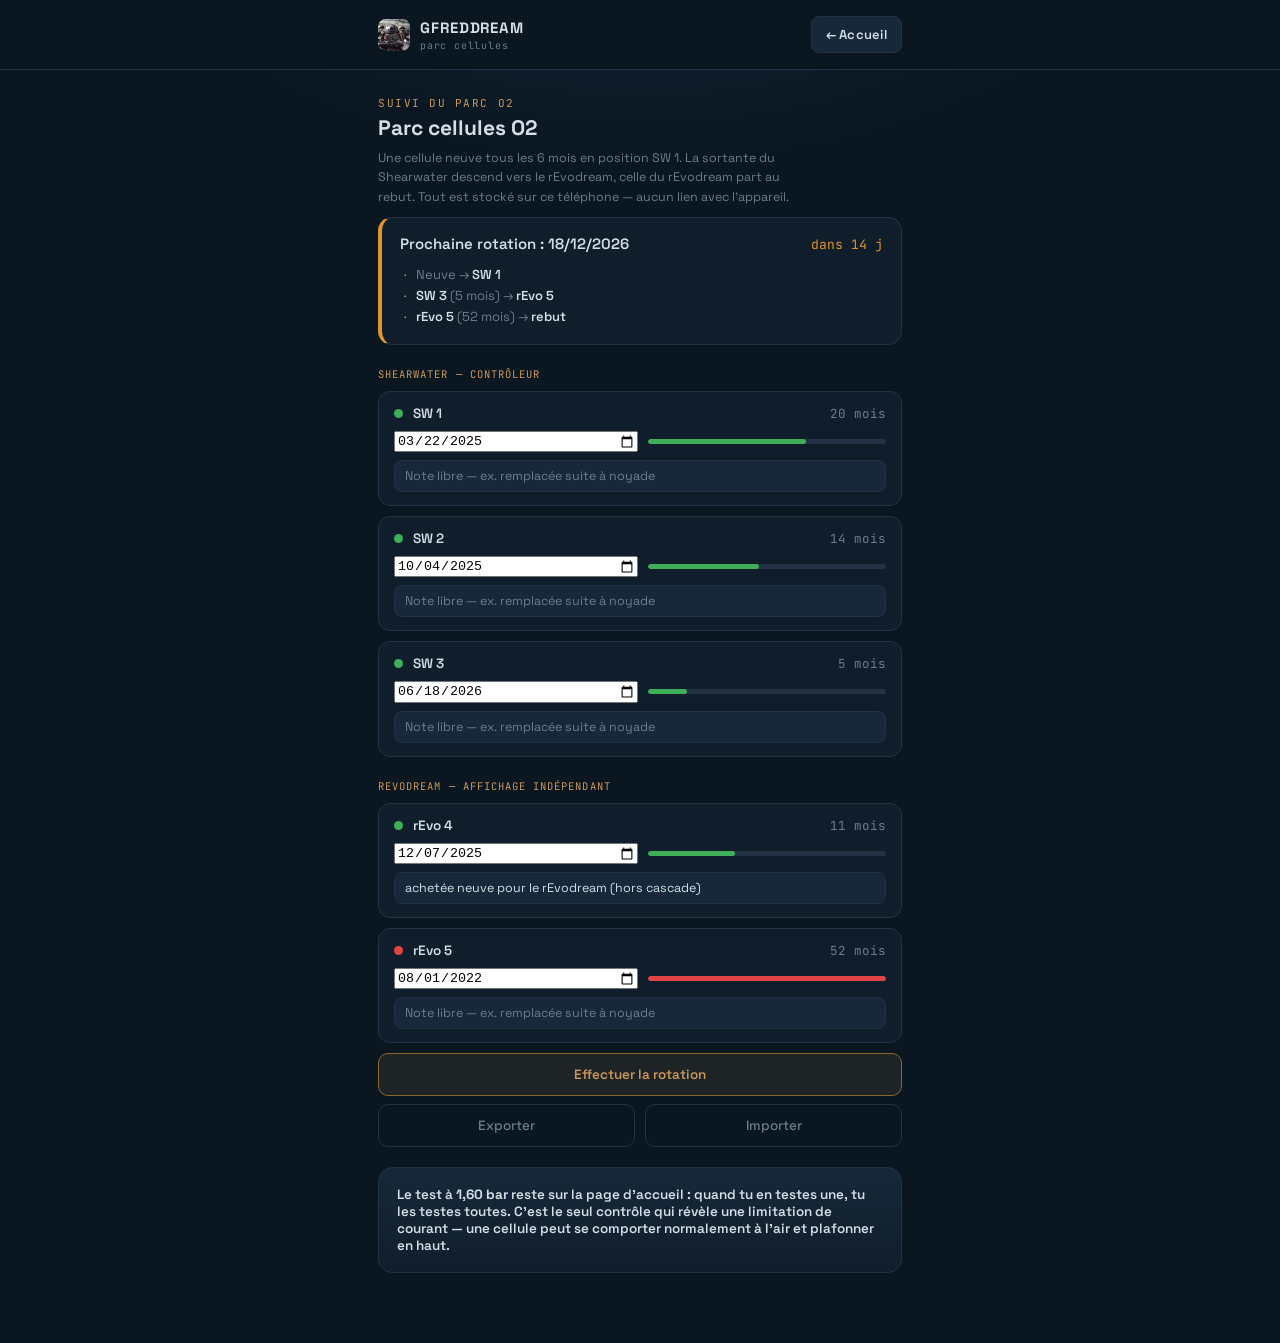
<file: cellules.html>
<!DOCTYPE html>
<html lang="fr">
<head>
<meta charset="UTF-8">
<meta name="viewport" content="width=device-width, initial-scale=1, viewport-fit=cover">
<title>Parc cellules O2 — GfredDream</title>
<link rel="icon" type="image/x-icon" href="fred_diving.ico">
<link rel="apple-touch-icon" href="icon-180.png">
<link rel="manifest" href="manifest.json">
<meta name="theme-color" content="#0A1620">
<link rel="preconnect" href="https://fonts.googleapis.com">
<link rel="preconnect" href="https://fonts.gstatic.com" crossorigin>
<link href="https://fonts.googleapis.com/css2?family=Space+Grotesk:wght@500;600;700&family=JetBrains+Mono:wght@400;500;700&display=swap" rel="stylesheet">
<link rel="stylesheet" href="checklist.css">
<style>
  /* ── Bandeau d'action ─────────────────────────────────────────── */
  .action-card{
    border:1px solid var(--line); border-radius:14px; background:var(--panel);
    padding:16px 18px; margin-bottom:18px; border-left:4px solid var(--o2green);
  }
  .action-card.warn  { border-left-color:var(--warn); }
  .action-card.danger{ border-left-color:var(--danger); }
  .action-head{display:flex;justify-content:space-between;align-items:baseline;gap:12px;flex-wrap:wrap;}
  .action-title{font-size:15px;font-weight:600;color:var(--mist);}
  .action-when{font-family:var(--mono);font-size:13px;color:var(--o2green);}
  .action-card.warn   .action-when{color:var(--warn);}
  .action-card.danger .action-when{color:var(--danger);}
  .action-steps{margin:12px 0 0;padding:0;list-style:none;}
  .action-steps li{
    font-size:13px;line-height:1.6;color:var(--mist-dim);
    padding-left:16px;position:relative;
  }
  .action-steps li::before{content:'·';position:absolute;left:4px;color:var(--brass);}
  .action-steps b{color:var(--mist);font-weight:600;}

  /* ── Blocs de positions ───────────────────────────────────────── */
  .grp-title{
    font-family:var(--mono);font-size:10.5px;letter-spacing:.1em;
    text-transform:uppercase;color:var(--brass);margin:22px 0 10px;
  }
  .cellrow{
    border:1px solid var(--line);border-radius:12px;background:var(--panel);
    padding:13px 15px;margin-bottom:10px;
  }
  .cellrow-head{display:flex;align-items:center;gap:10px;}
  .dot{width:9px;height:9px;border-radius:50%;flex:none;background:var(--o2green);}
  .dot.warn{background:var(--warn);} .dot.danger{background:var(--danger);}
  .pos{font-weight:600;font-size:13.5px;flex:1;}
  .age{font-family:var(--mono);font-size:12.5px;color:var(--mist-dim);}
  .cellrow-body{display:flex;gap:10px;align-items:center;margin-top:9px;flex-wrap:wrap;}
  .cellrow-body input[type=date]{flex:1;min-width:140px;}
  .note-field{
    width:100%;margin-top:8px;background:var(--panel2);color:var(--mist);
    border:1px solid var(--line);border-radius:8px;padding:7px 10px;
    font-family:var(--disp);font-size:12.5px;
  }
  .note-field::placeholder{color:var(--mist-dim);}
  .bar{height:5px;border-radius:3px;background:var(--line);overflow:hidden;flex:1;min-width:90px;}
  .bar span{display:block;height:100%;background:var(--o2green);border-radius:3px;}
  .bar span.warn{background:var(--warn);} .bar span.danger{background:var(--danger);}

  .btn-row{display:flex;gap:10px;flex-wrap:wrap;margin-top:8px;}
  .act{
    flex:1;min-width:150px;padding:12px 14px;border-radius:10px;cursor:pointer;
    border:1px solid var(--brass-dim);background:rgba(201,151,90,.10);
    color:var(--brass);font-family:var(--disp);font-size:13.5px;font-weight:600;
  }
  .act.sub{border-color:var(--line);background:transparent;color:var(--mist-dim);font-weight:500;}
  .act:active{transform:scale(.99);}

  dialog{
    border:1px solid var(--line);border-radius:14px;background:var(--panel);
    color:var(--mist);max-width:420px;width:calc(100% - 36px);padding:20px;
  }
  dialog::backdrop{background:rgba(5,12,18,.75);}
  dialog h3{margin:0 0 10px;font-size:15px;}
</style>
</head>
<body>

<header>
  <div class="headrow">
    <div class="brand">
      <img src="fred_diving.png" alt="GfredDream" width="32" height="32" style="border-radius:8px;display:block;flex:none;">
      <span>
        <span class="brand-text">GFREDDREAM</span>
        <span class="brand-sub">parc cellules</span>
      </span>
    </div>
    <a class="back-btn" href="index.html">← Accueil</a>
  </div>
</header>

<div class="wrap">

  <div class="page-hero">
    <div class="eyebrow">Suivi du parc O2</div>
    <h1>Parc cellules O2</h1>
    <p class="page-hint">Une cellule neuve tous les 6 mois en position SW&nbsp;1. La sortante du Shearwater descend vers le rEvodream, celle du rEvodream part au rebut. Tout est stocké sur ce téléphone — aucun lien avec l'appareil.</p>
  </div>

  <!-- Bandeau d'action -->
  <div class="action-card" id="actionCard">
    <div class="action-head">
      <span class="action-title" id="actTitle">—</span>
      <span class="action-when" id="actWhen"></span>
    </div>
    <ul class="action-steps" id="actSteps"></ul>
  </div>

  <div class="grp-title">Shearwater — contrôleur</div>
  <div id="grpSW"></div>

  <div class="grp-title">rEvodream — affichage indépendant</div>
  <div id="grpRD"></div>

  <div class="btn-row">
    <button class="act" id="rotBtn">Effectuer la rotation</button>
  </div>
  <div class="btn-row">
    <button class="act sub" id="expBtn">Exporter</button>
    <button class="act sub" id="impBtn">Importer</button>
  </div>

  <div class="card" style="margin-top:20px;">
    <p class="lead" style="margin:0;">Le test à <b>1,60&nbsp;bar</b> reste sur la page d'accueil : quand tu en testes une, tu les testes toutes. C'est le seul contrôle qui révèle une limitation de courant — une cellule peut se comporter normalement à l'air et plafonner en haut.</p>
  </div>

</div>

<dialog id="rotDlg">
  <h3>Effectuer la rotation</h3>
  <div id="rotBody" style="font-size:13px;line-height:1.6;color:var(--mist-dim);"></div>
  <div style="margin-top:14px;">
    <span class="field-lbl" style="font-size:11px;color:var(--mist-dim);display:block;margin-bottom:5px;">Date de pose de la cellule neuve</span>
    <input type="date" id="rotDate" class="date-field" style="width:100%;">
  </div>
  <div class="btn-row" style="margin-top:16px;">
    <button class="act sub" id="rotCancel">Annuler</button>
    <button class="act" id="rotOk">Confirmer</button>
  </div>
</dialog>

<script>
(function(){
  'use strict';
  const $ = id => document.getElementById(id);
  const KEY = 'gfd_cells_park';

  // Cycle : neuve tous les 6 mois. 3 positions SW (18 mois) puis
  // 2 positions rEvodream (12 mois de plus) = 30 mois de vie totale.
  const ROT_MONTHS = 6;
  const MAX_MONTHS = 30;

  // Pré-rempli avec le parc réel de Fred (relevé du 13/09/2026).
  // L'ordre du tableau EST l'ordre de la cascade : index 0 = SW 1.
  const DEFAULT = [
    { pos:'SW 1',   date:'2025-03-22', note:'' },
    { pos:'SW 2',   date:'2025-10-04', note:'' },
    { pos:'SW 3',   date:'2026-06-18', note:'' },
    { pos:'rEvo 4', date:'2025-12-07', note:'achetée neuve pour le rEvodream (hors cascade)' },
    { pos:'rEvo 5', date:'2022-08-01', note:'' }
  ];

  let park = load();

  function load(){
    try {
      const raw = localStorage.getItem(KEY);
      if (raw) {
        const p = JSON.parse(raw);
        if (Array.isArray(p) && p.length === 5) return p;
      }
    } catch(e){ /* stockage illisible : on repart du parc par défaut */ }
    return JSON.parse(JSON.stringify(DEFAULT));
  }
  function save(){ try { localStorage.setItem(KEY, JSON.stringify(park)); } catch(e){} }

  // Âge en mois pleins — plus parlant que des jours pour un cycle de 6 mois.
  function months(dateStr){
    if (!dateStr) return null;
    const d = new Date(dateStr + 'T00:00:00'), n = new Date();
    let m = (n.getFullYear()-d.getFullYear())*12 + (n.getMonth()-d.getMonth());
    if (n.getDate() < d.getDate()) m--;
    return Math.max(0, m);
  }
  function addMonths(dateStr, k){
    const d = new Date(dateStr + 'T00:00:00');
    d.setMonth(d.getMonth() + k);
    return d;
  }
  const fr = d => d.toLocaleDateString('fr-BE', {day:'2-digit', month:'2-digit', year:'numeric'});

  // La date de référence de la rotation est celle de la cellule la PLUS
  // RÉCEMMENT posée, pas celle de SW 1 : un remplacement hors cycle (la
  // cellule noyée de 2025) remet légitimement le compteur à zéro.
  function lastPosed(){
    const dates = park.map(c => c.date).filter(Boolean).sort();
    return dates.length ? dates[dates.length-1] : null;
  }

  function renderAction(){
    const card = $('actionCard'), last = lastPosed();
    if (!last){
      card.className = 'action-card';
      $('actTitle').textContent = 'Aucune date encodée';
      $('actWhen').textContent = '';
      $('actSteps').innerHTML = '';
      return;
    }
    const due = addMonths(last, ROT_MONTHS);
    const daysLeft = Math.ceil((due - new Date())/86400000);

    let cls = '', when;
    if (daysLeft < -60)     { cls = 'danger'; when = 'en retard de ' + Math.floor(-daysLeft/30) + ' mois'; }
    else if (daysLeft < 0)  { cls = 'warn';   when = 'en retard de ' + (-daysLeft) + ' j'; }
    else if (daysLeft <= 30){ cls = 'warn';   when = 'dans ' + daysLeft + ' j'; }
    else                    { when = 'dans ' + Math.round(daysLeft/30) + ' mois'; }

    card.className = 'action-card' + (cls ? ' ' + cls : '');
    $('actTitle').textContent = 'Prochaine rotation : ' + fr(due);
    $('actWhen').textContent  = when;

    const out = park[2], down = park[4];   // SW 3 sort, rEvo 5 part au rebut
    const ageOut  = months(out.date),  ageDown = months(down.date);
    $('actSteps').innerHTML =
      '<li>Neuve → <b>SW 1</b></li>' +
      '<li><b>' + out.pos + '</b> (' + (ageOut===null?'?':ageOut+' mois') + ') → <b>rEvo 5</b></li>' +
      '<li><b>' + down.pos + '</b> (' + (ageDown===null?'?':ageDown+' mois') + ') → <b>rebut</b></li>';
  }

  function renderRows(){
    const sw = [], rd = [];
    park.forEach((c, i) => {
      const age = months(c.date);
      // La pastille signale le dépassement de durée de vie TOTALE, pas
      // l'âge en soi : 17 mois en SW 1 est parfaitement normal la veille
      // d'une sortie. Seul le dépassement des 30 mois doit alerter.
      let cls = '';
      if (age !== null){
        if (age >= MAX_MONTHS)          cls = 'danger';
        else if (age >= MAX_MONTHS - 6) cls = 'warn';
      }
      const pct = age === null ? 0 : Math.min(100, age / MAX_MONTHS * 100);
      const html =
        '<div class="cellrow">' +
          '<div class="cellrow-head">' +
            '<span class="dot ' + cls + '"></span>' +
            '<span class="pos">' + c.pos + '</span>' +
            '<span class="age">' + (age===null ? '—' : age + ' mois') + '</span>' +
          '</div>' +
          '<div class="cellrow-body">' +
            '<input type="date" class="date-field" data-i="' + i + '" data-f="date" value="' + (c.date||'') + '">' +
            '<div class="bar"><span class="' + cls + '" style="width:' + pct + '%"></span></div>' +
          '</div>' +
          '<input type="text" class="note-field" data-i="' + i + '" data-f="note" ' +
                 'placeholder="Note libre — ex. remplacée suite à noyade" value="' +
                 String(c.note||'').replace(/"/g,'&quot;') + '">' +
        '</div>';
      (i < 3 ? sw : rd).push(html);
    });
    $('grpSW').innerHTML = sw.join('');
    $('grpRD').innerHTML = rd.join('');

    document.querySelectorAll('[data-f]').forEach(el => {
      el.addEventListener('change', e => {
        const i = +e.target.dataset.i, f = e.target.dataset.f;
        park[i][f] = e.target.value;
        save(); render();
      });
    });
  }

  function render(){ renderAction(); renderRows(); }

  // ── Rotation ──────────────────────────────────────────────────────
  $('rotBtn').addEventListener('click', () => {
    const out = park[2], down = park[4];
    $('rotBody').innerHTML =
      'La cascade va décaler toutes les positions :<br><br>' +
      '· Neuve → <b>SW 1</b><br>' +
      '· SW 1 → SW 2 · SW 2 → SW 3<br>' +
      '· <b>' + out.pos + '</b> (' + out.date + ') → <b>rEvo 4</b><br>' +
      '· rEvo 4 → <b>rEvo 5</b><br>' +
      '· <b>' + down.pos + '</b> (' + down.date + ') → <b style="color:var(--danger)">rebut</b>';
    $('rotDate').value = new Date().toISOString().slice(0,10);
    $('rotDlg').showModal();
  });
  $('rotCancel').addEventListener('click', () => $('rotDlg').close());
  $('rotOk').addEventListener('click', () => {
    const d = $('rotDate').value;
    if (!d) return;
    // Décalage en cascade : la dernière sort, une neuve entre en tête.
    // Les notes suivent leur cellule — c'est tout l'intérêt de les garder.
    const moved = park.slice(0, 4).map((c, i) => ({ pos: park[i+1].pos, date: c.date, note: c.note }));
    park = [{ pos:'SW 1', date:d, note:'' }].concat(moved);
    park.forEach((c, i) => { c.pos = DEFAULT[i].pos; });
    save(); render();
    $('rotDlg').close();
  });

  // ── Export / import ───────────────────────────────────────────────
  $('expBtn').addEventListener('click', () => {
    const blob = new Blob([JSON.stringify(park, null, 2)], {type:'application/json'});
    const a = document.createElement('a');
    a.href = URL.createObjectURL(blob);
    a.download = 'gfreddream-cellules-' + new Date().toISOString().slice(0,10) + '.json';
    a.click();
    setTimeout(() => URL.revokeObjectURL(a.href), 2000);
  });
  $('impBtn').addEventListener('click', () => {
    const inp = document.createElement('input');
    inp.type = 'file'; inp.accept = 'application/json';
    inp.addEventListener('change', () => {
      const f = inp.files && inp.files[0];
      if (!f) return;
      const r = new FileReader();
      r.onload = () => {
        try {
          const p = JSON.parse(r.result);
          if (Array.isArray(p) && p.length === 5) { park = p; save(); render(); }
          else alert('Fichier invalide : 5 positions attendues.');
        } catch(e){ alert('Fichier illisible.'); }
      };
      r.readAsText(f);
    });
    inp.click();
  });

  render();
})();
</script>
</body>
</html>
</file>
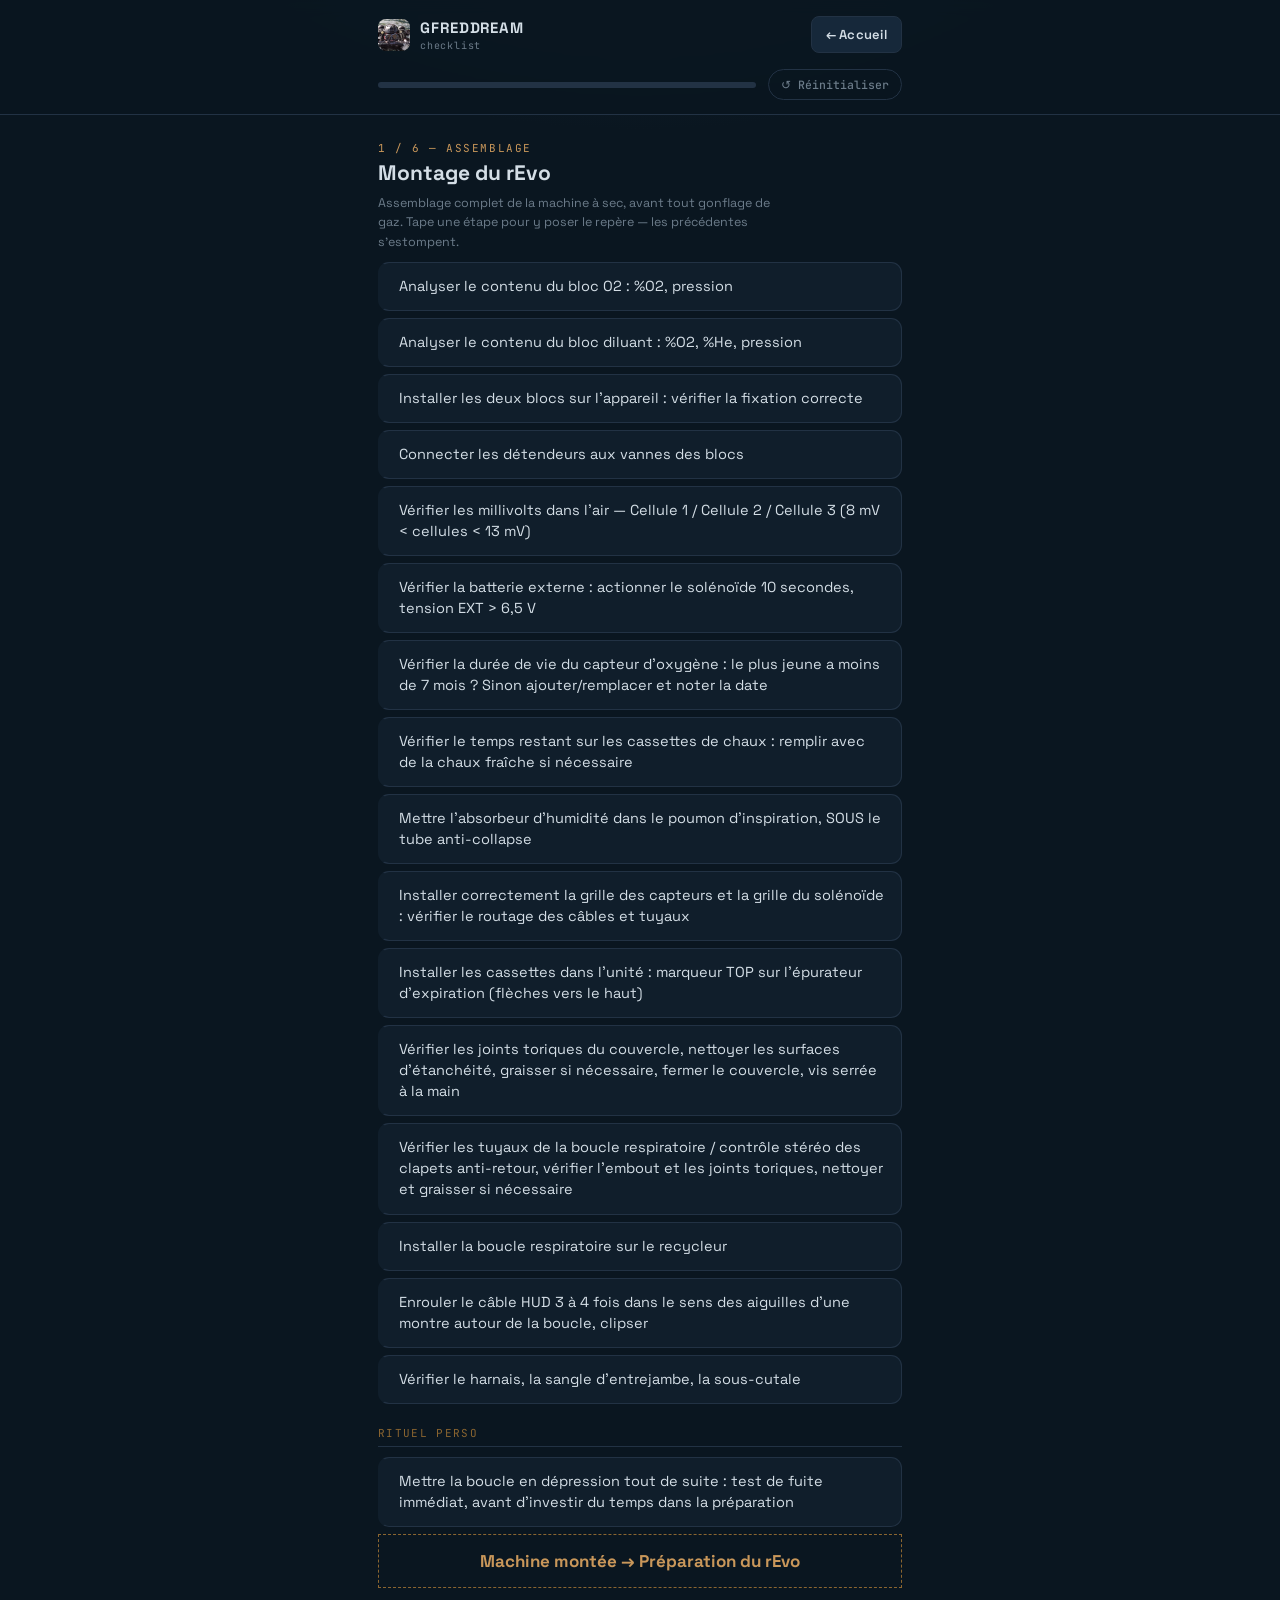
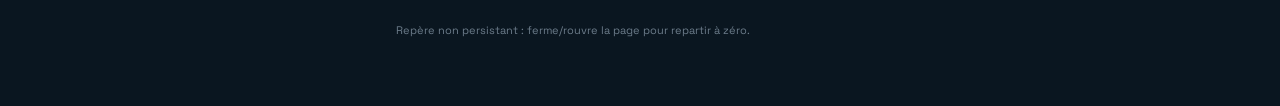
<file: montage.html>
<!DOCTYPE html>
<html lang="fr">
<head>
<meta charset="UTF-8">
<meta name="viewport" content="width=device-width, initial-scale=1, viewport-fit=cover">
<title>Montage du rEvo — GfredDream</title>
<link rel="icon" type="image/x-icon" href="fred_diving.ico">
<link rel="apple-touch-icon" href="icon-180.png">
<link rel="manifest" href="manifest.json">
<meta name="theme-color" content="#0A1620">
<link rel="preconnect" href="https://fonts.googleapis.com">
<link rel="preconnect" href="https://fonts.gstatic.com" crossorigin>
<link href="https://fonts.googleapis.com/css2?family=Space+Grotesk:wght@500;600;700&family=JetBrains+Mono:wght@400;500;700&display=swap" rel="stylesheet">
<link rel="stylesheet" href="checklist.css">
</head>
<body>

<header>
  <div class="headrow">
    <div class="brand">
      <img src="fred_diving.png" alt="GfredDream" width="32" height="32" style="border-radius:8px;display:block;flex:none;">
      <span>
        <span class="brand-text">GFREDDREAM</span>
        <span class="brand-sub">checklist</span>
      </span>
    </div>
    <a class="back-btn" href="index.html">← Accueil</a>
  </div>
  <div class="progress-row header-progress">
    <div class="progress-track"><div class="progress-fill" id="progressFill"></div></div>
    <button class="reset-btn" id="resetBtn">↺ Réinitialiser</button>
  </div>
</header>

<div class="wrap">

  <div class="page-hero">
    <div class="eyebrow">1 / 6 — Assemblage</div>
    <h1>Montage du rEvo</h1>
    <p class="page-hint">Assemblage complet de la machine à sec, avant tout gonflage de gaz. Tape une étape pour y poser le repère — les précédentes s'estompent.</p>
  </div>


  <ol class="steps" id="steps">
    <li class="step">Analyser le contenu du bloc O2 : %O2, pression</li>
    <li class="step">Analyser le contenu du bloc diluant : %O2, %He, pression</li>
    <li class="step">Installer les deux blocs sur l'appareil : vérifier la fixation correcte</li>
    <li class="step">Connecter les détendeurs aux vannes des blocs</li>
    <li class="step">Vérifier les millivolts dans l'air — Cellule 1 / Cellule 2 / Cellule 3 (8 mV &lt; cellules &lt; 13 mV)</li>
    <li class="step">Vérifier la batterie externe : actionner le solénoïde 10 secondes, tension EXT &gt; 6,5 V</li>
    <li class="step">Vérifier la durée de vie du capteur d'oxygène : le plus jeune a moins de 7 mois ? Sinon ajouter/remplacer et noter la date</li>
    <li class="step">Vérifier le temps restant sur les cassettes de chaux : remplir avec de la chaux fraîche si nécessaire</li>
    <li class="step">Mettre l'absorbeur d'humidité dans le poumon d'inspiration, SOUS le tube anti-collapse</li>
    <li class="step">Installer correctement la grille des capteurs et la grille du solénoïde : vérifier le routage des câbles et tuyaux</li>
    <li class="step">Installer les cassettes dans l'unité : marqueur TOP sur l'épurateur d'expiration (flèches vers le haut)</li>
    <li class="step">Vérifier les joints toriques du couvercle, nettoyer les surfaces d'étanchéité, graisser si nécessaire, fermer le couvercle, vis serrée à la main</li>
    <li class="step">Vérifier les tuyaux de la boucle respiratoire / contrôle stéréo des clapets anti-retour, vérifier l'embout et les joints toriques, nettoyer et graisser si nécessaire</li>
    <li class="step">Installer la boucle respiratoire sur le recycleur</li>
    <li class="step">Enrouler le câble HUD 3 à 4 fois dans le sens des aiguilles d'une montre autour de la boucle, clipser</li>
    <li class="step">Vérifier le harnais, la sangle d'entrejambe, la sous-cutale</li>
    <li class="sep">Rituel perso</li>
    <li class="step">Mettre la boucle en dépression tout de suite : test de fuite immédiat, avant d'investir du temps dans la préparation</li>
    <li class="final"><a href="preparation.html">Machine montée → Préparation du rEvo</a></li>
  </ol>

  <footer>
    <p>Repère non persistant : ferme/rouvre la page pour repartir à zéro.</p>
  </footer>

</div>

<script src="checklist.js"></script>
<script>
if ('serviceWorker' in navigator) {
  window.addEventListener('load', () => navigator.serviceWorker.register('sw.js').catch(() => {}));
}
</script>
</body>
</html>
</file>
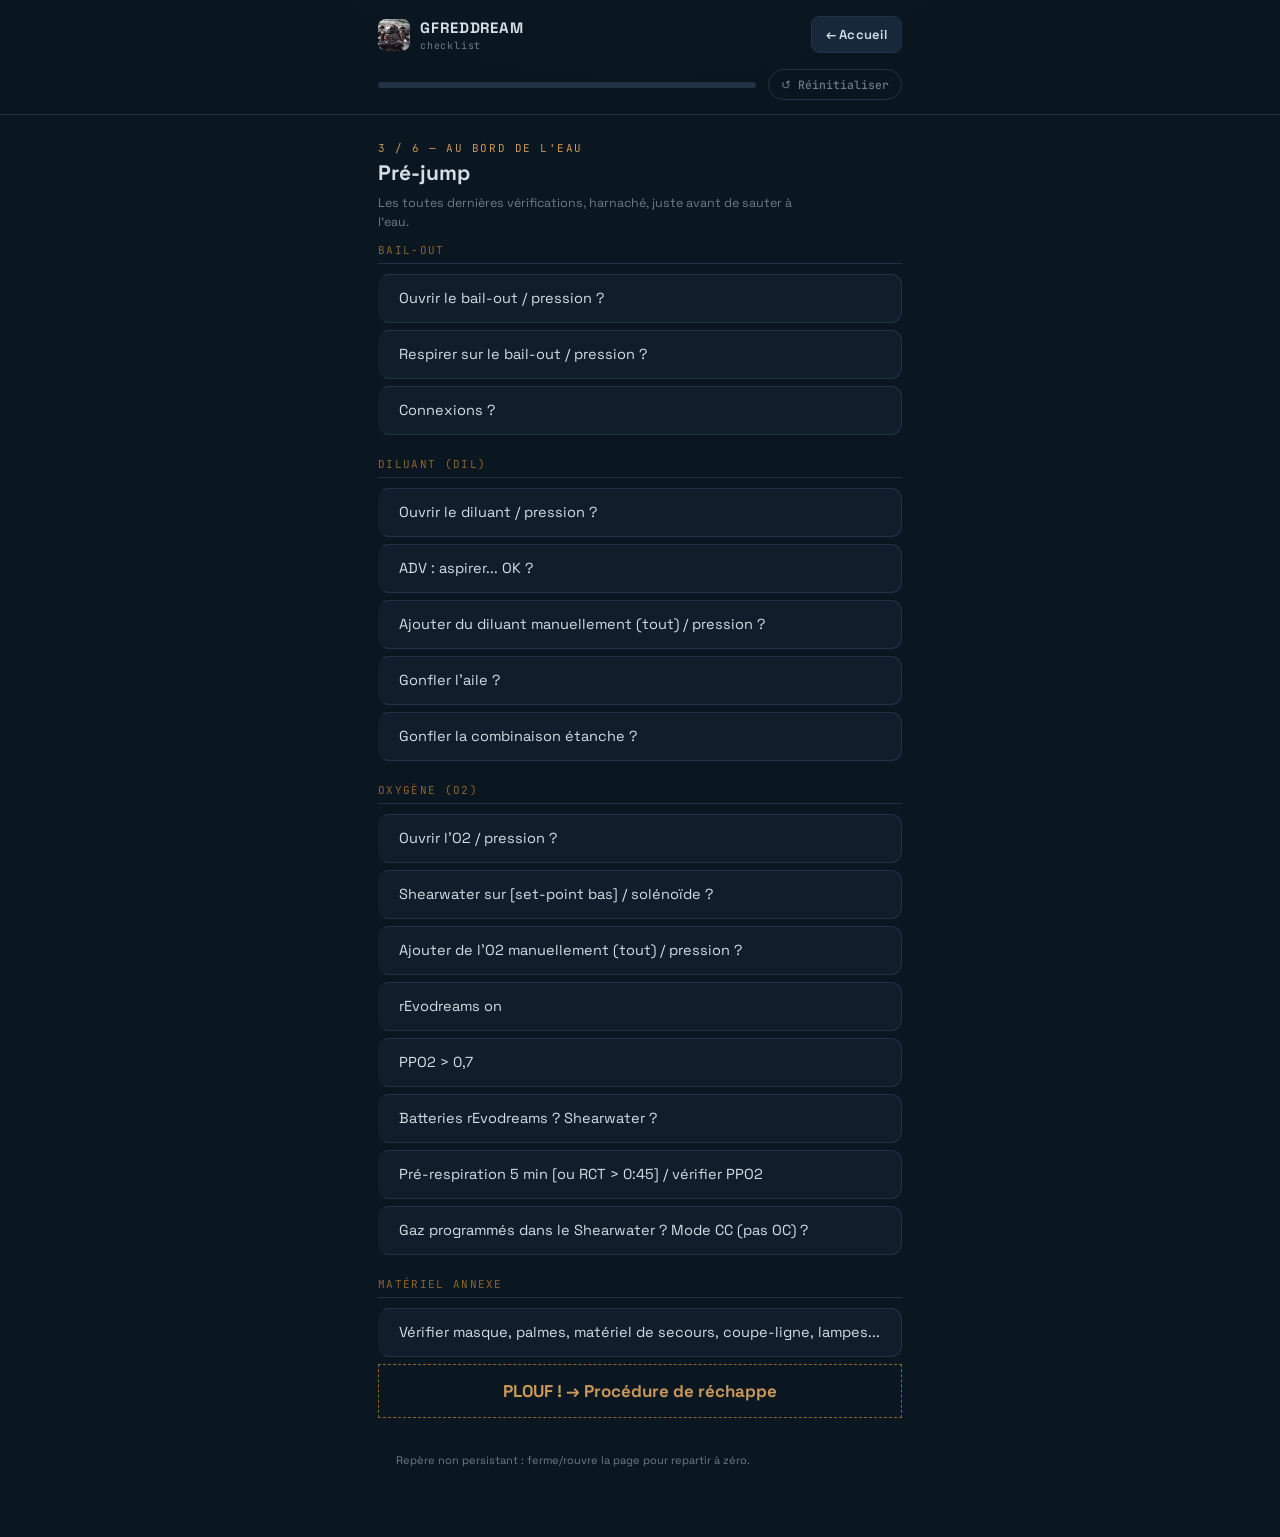
<file: prejump.html>
<!DOCTYPE html>
<html lang="fr">
<head>
<meta charset="UTF-8">
<meta name="viewport" content="width=device-width, initial-scale=1, viewport-fit=cover">
<title>Pré-jump — GfredDream</title>
<link rel="icon" type="image/x-icon" href="fred_diving.ico">
<link rel="apple-touch-icon" href="icon-180.png">
<link rel="manifest" href="manifest.json">
<meta name="theme-color" content="#0A1620">
<link rel="preconnect" href="https://fonts.googleapis.com">
<link rel="preconnect" href="https://fonts.gstatic.com" crossorigin>
<link href="https://fonts.googleapis.com/css2?family=Space+Grotesk:wght@500;600;700&family=JetBrains+Mono:wght@400;500;700&display=swap" rel="stylesheet">
<link rel="stylesheet" href="checklist.css">
</head>
<body>

<header>
  <div class="headrow">
    <div class="brand">
      <img src="fred_diving.png" alt="GfredDream" width="32" height="32" style="border-radius:8px;display:block;flex:none;">
      <span>
        <span class="brand-text">GFREDDREAM</span>
        <span class="brand-sub">checklist</span>
      </span>
    </div>
    <a class="back-btn" href="index.html">← Accueil</a>
  </div>
  <div class="progress-row header-progress">
    <div class="progress-track"><div class="progress-fill" id="progressFill"></div></div>
    <button class="reset-btn" id="resetBtn">↺ Réinitialiser</button>
  </div>
</header>

<div class="wrap">

  <div class="page-hero">
    <div class="eyebrow">3 / 6 — Au bord de l'eau</div>
    <h1>Pré-jump</h1>
    <p class="page-hint">Les toutes dernières vérifications, harnaché, juste avant de sauter à l'eau.</p>
  </div>


  <ol class="steps" id="steps">
    <li class="sep">Bail-out</li>
    <li class="step">Ouvrir le bail-out / pression ?</li>
    <li class="step">Respirer sur le bail-out / pression ?</li>
    <li class="step">Connexions ?</li>

    <li class="sep">Diluant (DIL)</li>
    <li class="step">Ouvrir le diluant / pression ?</li>
    <li class="step">ADV : aspirer... OK ?</li>
    <li class="step">Ajouter du diluant manuellement (tout) / pression ?</li>
    <li class="step">Gonfler l'aile ?</li>
    <li class="step">Gonfler la combinaison étanche ?</li>

    <li class="sep">Oxygène (O2)</li>
    <li class="step">Ouvrir l'O2 / pression ?</li>
    <li class="step">Shearwater sur [set-point bas] / solénoïde ?</li>
    <li class="step">Ajouter de l'O2 manuellement (tout) / pression ?</li>
    <li class="step">rEvodreams on</li>
    <li class="step">PPO2 &gt; 0,7</li>
    <li class="step">Batteries rEvodreams ? Shearwater ?</li>
    <li class="step">Pré-respiration 5 min [ou RCT &gt; 0:45] / vérifier PPO2</li>
    <li class="step">Gaz programmés dans le Shearwater ? Mode CC (pas OC) ?</li>

    <li class="sep">Matériel annexe</li>
    <li class="step">Vérifier masque, palmes, matériel de secours, coupe-ligne, lampes...</li>
    <li class="final"><a href="rechappe.html">PLOUF ! → Procédure de réchappe</a></li>
  </ol>

  <footer>
    <p>Repère non persistant : ferme/rouvre la page pour repartir à zéro.</p>
  </footer>

</div>

<script src="checklist.js"></script>
<script>
if ('serviceWorker' in navigator) {
  window.addEventListener('load', () => navigator.serviceWorker.register('sw.js').catch(() => {}));
}
</script>
</body>
</html>
</file>
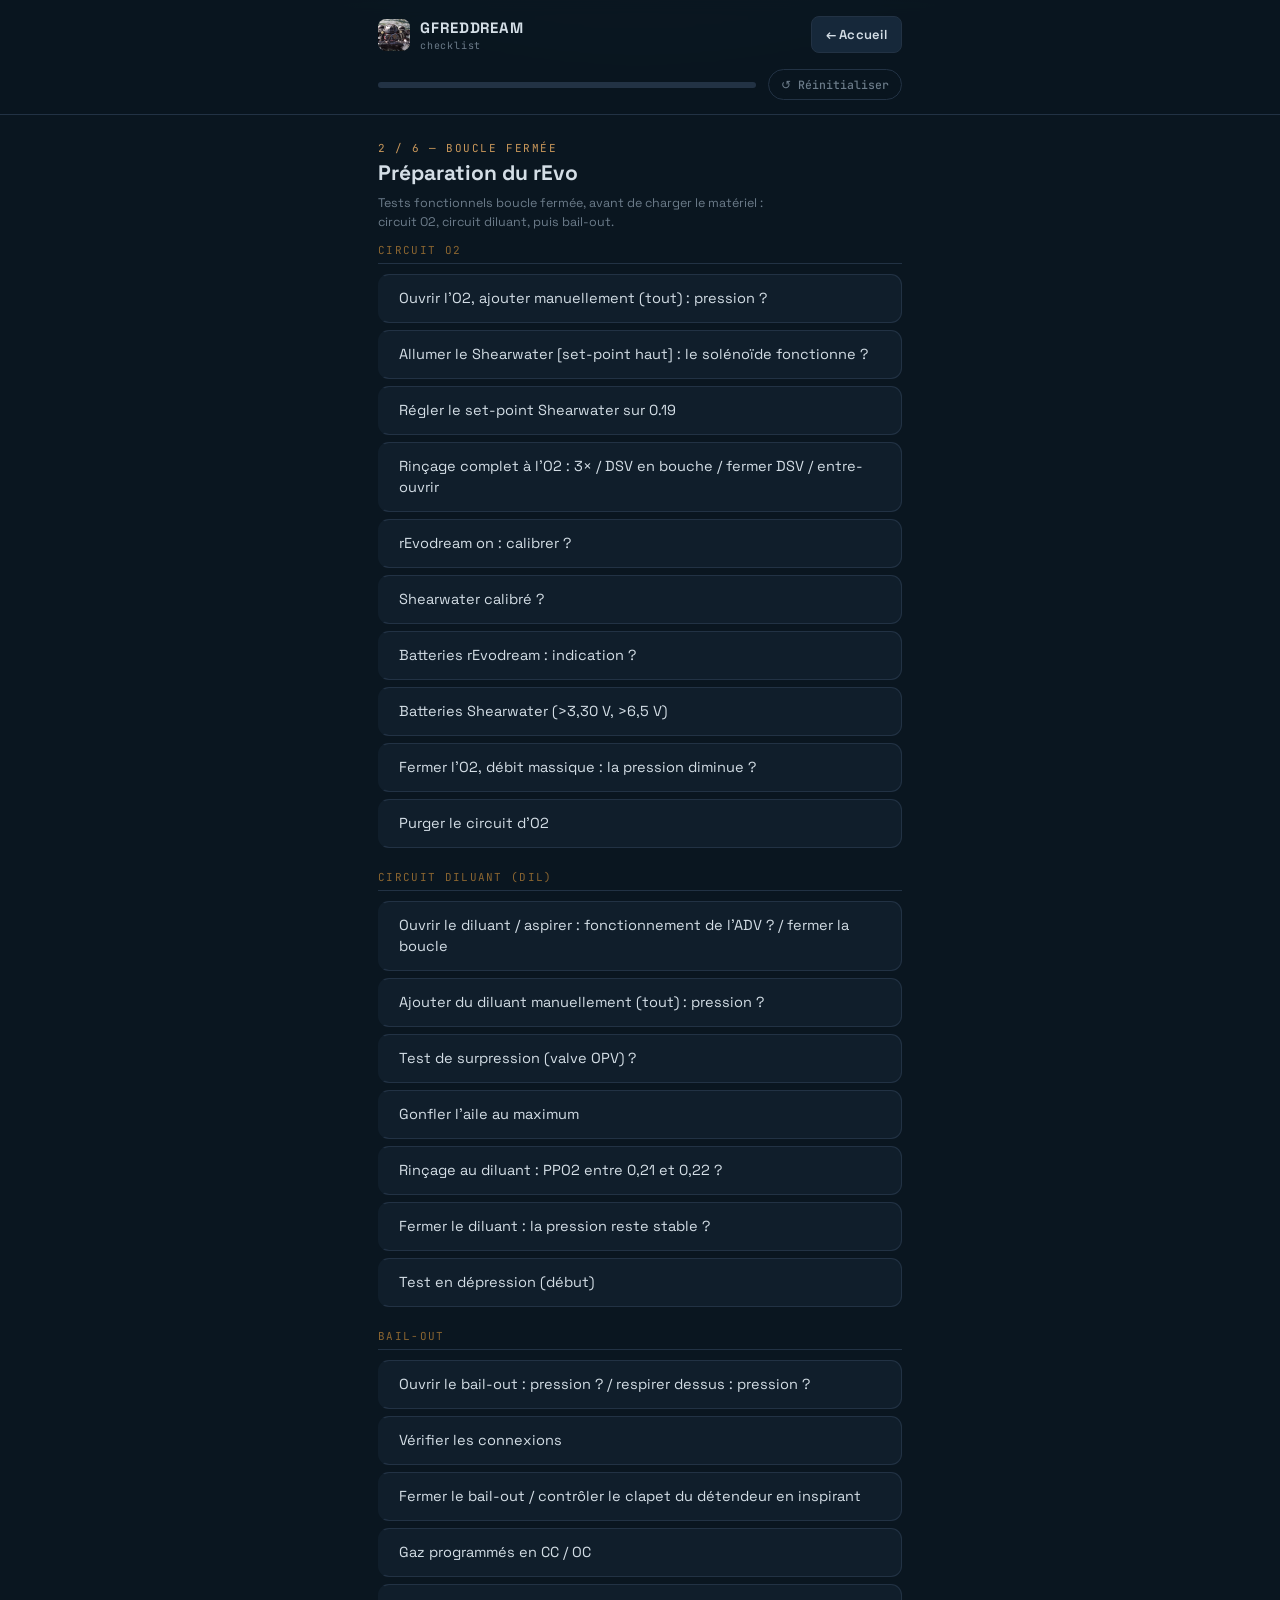
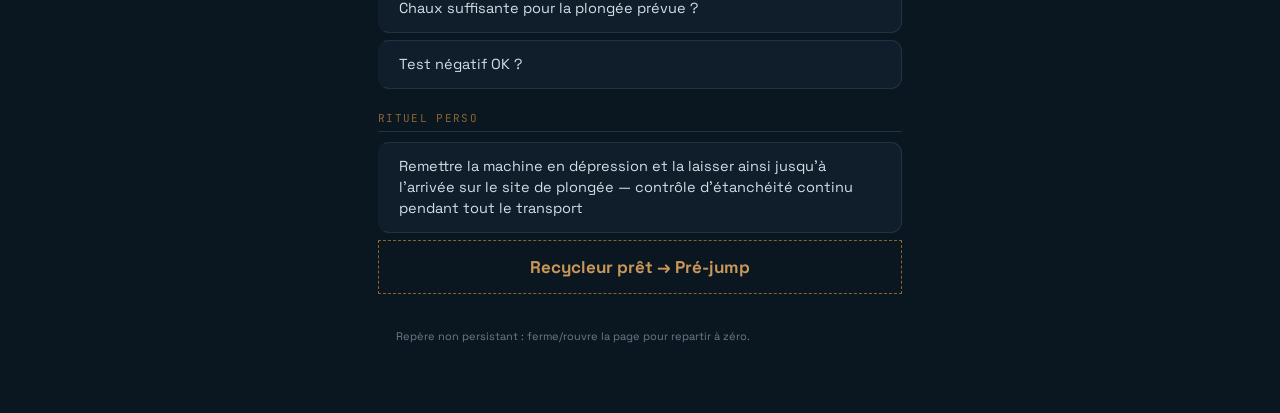
<file: preparation.html>
<!DOCTYPE html>
<html lang="fr">
<head>
<meta charset="UTF-8">
<meta name="viewport" content="width=device-width, initial-scale=1, viewport-fit=cover">
<title>Préparation du rEvo — GfredDream</title>
<link rel="icon" type="image/x-icon" href="fred_diving.ico">
<link rel="apple-touch-icon" href="icon-180.png">
<link rel="manifest" href="manifest.json">
<meta name="theme-color" content="#0A1620">
<link rel="preconnect" href="https://fonts.googleapis.com">
<link rel="preconnect" href="https://fonts.gstatic.com" crossorigin>
<link href="https://fonts.googleapis.com/css2?family=Space+Grotesk:wght@500;600;700&family=JetBrains+Mono:wght@400;500;700&display=swap" rel="stylesheet">
<link rel="stylesheet" href="checklist.css">
</head>
<body>

<header>
  <div class="headrow">
    <div class="brand">
      <img src="fred_diving.png" alt="GfredDream" width="32" height="32" style="border-radius:8px;display:block;flex:none;">
      <span>
        <span class="brand-text">GFREDDREAM</span>
        <span class="brand-sub">checklist</span>
      </span>
    </div>
    <a class="back-btn" href="index.html">← Accueil</a>
  </div>
  <div class="progress-row header-progress">
    <div class="progress-track"><div class="progress-fill" id="progressFill"></div></div>
    <button class="reset-btn" id="resetBtn">↺ Réinitialiser</button>
  </div>
</header>

<div class="wrap">

  <div class="page-hero">
    <div class="eyebrow">2 / 6 — Boucle fermée</div>
    <h1>Préparation du rEvo</h1>
    <p class="page-hint">Tests fonctionnels boucle fermée, avant de charger le matériel : circuit O2, circuit diluant, puis bail-out.</p>
  </div>


  <ol class="steps" id="steps">
    <li class="sep">Circuit O2</li>
    <li class="step">Ouvrir l'O2, ajouter manuellement (tout) : pression ?</li>
    <li class="step">Allumer le Shearwater [set-point haut] : le solénoïde fonctionne ?</li>
    <li class="step">Régler le set-point Shearwater sur 0.19</li>
    <li class="step">Rinçage complet à l'O2 : 3× / DSV en bouche / fermer DSV / entre-ouvrir</li>
    <li class="step">rEvodream on : calibrer ?</li>
    <li class="step">Shearwater calibré ?</li>
    <li class="step">Batteries rEvodream : indication ?</li>
    <li class="step">Batteries Shearwater (&gt;3,30 V, &gt;6,5 V)</li>
    <li class="step">Fermer l'O2, débit massique : la pression diminue ?</li>
    <li class="step">Purger le circuit d'O2</li>

    <li class="sep">Circuit diluant (DIL)</li>
    <li class="step">Ouvrir le diluant / aspirer : fonctionnement de l'ADV ? / fermer la boucle</li>
    <li class="step">Ajouter du diluant manuellement (tout) : pression ?</li>
    <li class="step">Test de surpression (valve OPV) ?</li>
    <li class="step">Gonfler l'aile au maximum</li>
    <li class="step">Rinçage au diluant : PPO2 entre 0,21 et 0,22 ?</li>
    <li class="step">Fermer le diluant : la pression reste stable ?</li>
    <li class="step">Test en dépression (début)</li>

    <li class="sep">Bail-out</li>
    <li class="step">Ouvrir le bail-out : pression ? / respirer dessus : pression ?</li>
    <li class="step">Vérifier les connexions</li>
    <li class="step">Fermer le bail-out / contrôler le clapet du détendeur en inspirant</li>
    <li class="step">Gaz programmés en CC / OC</li>
    <li class="step">Chaux suffisante pour la plongée prévue ?</li>
    <li class="step">Test négatif OK ?</li>
    <li class="sep">Rituel perso</li>
    <li class="step">Remettre la machine en dépression et la laisser ainsi jusqu'à l'arrivée sur le site de plongée — contrôle d'étanchéité continu pendant tout le transport</li>
    <li class="final"><a href="prejump.html">Recycleur prêt → Pré-jump</a></li>
  </ol>

  <footer>
    <p>Repère non persistant : ferme/rouvre la page pour repartir à zéro.</p>
  </footer>

</div>

<script src="checklist.js"></script>
<script>
if ('serviceWorker' in navigator) {
  window.addEventListener('load', () => navigator.serviceWorker.register('sw.js').catch(() => {}));
}
</script>
</body>
</html>
</file>
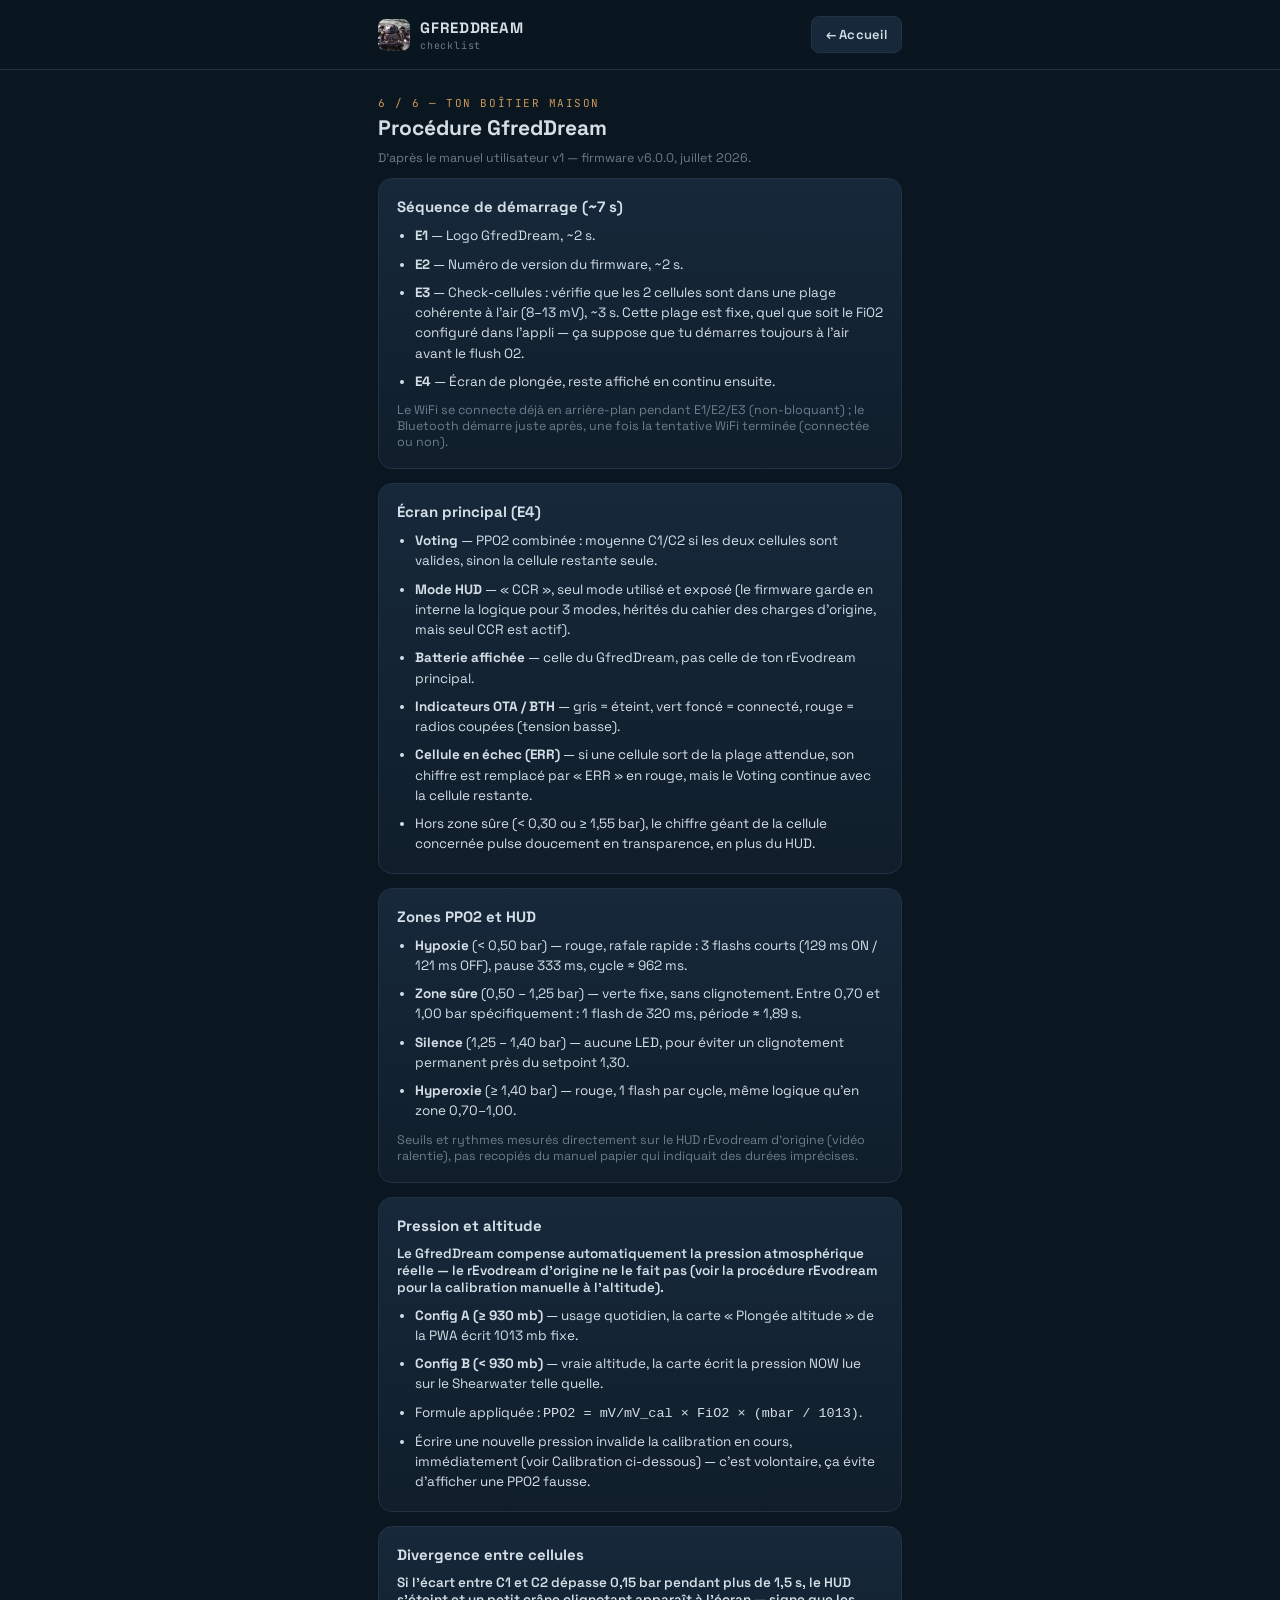
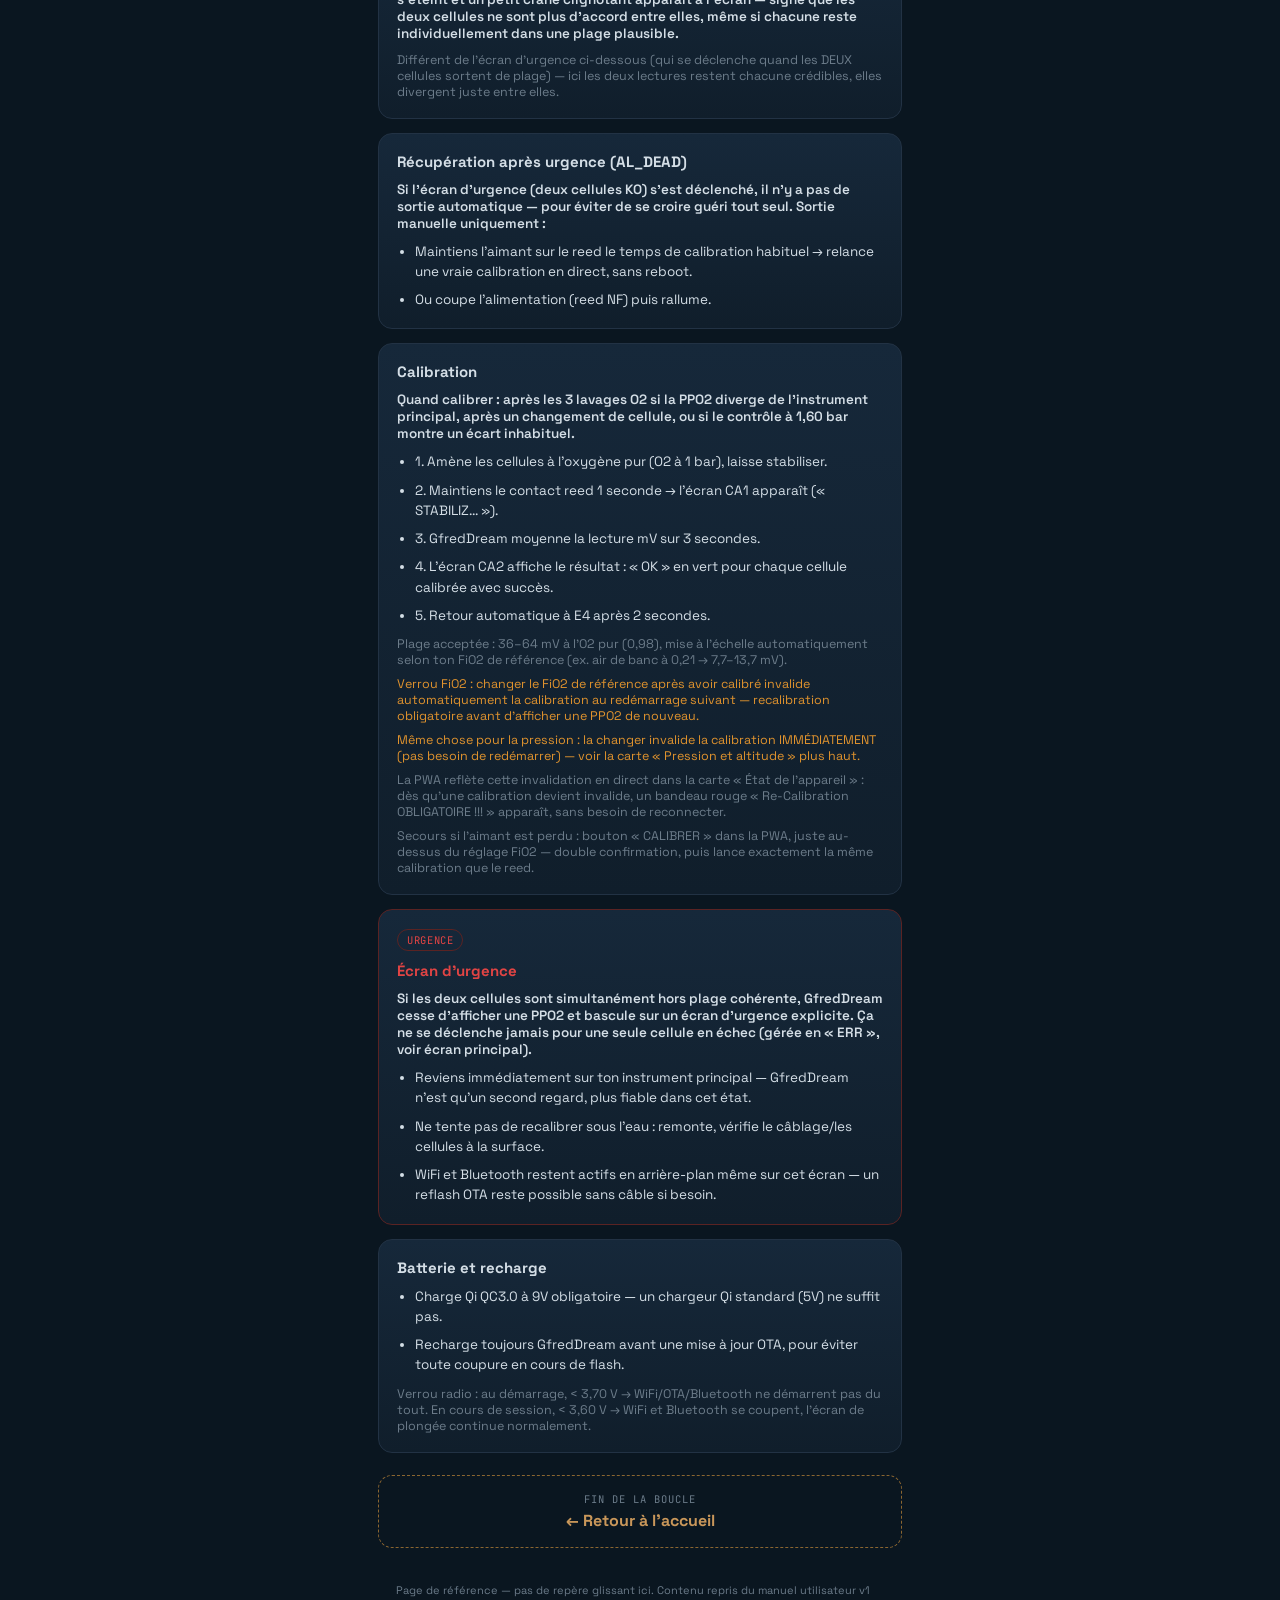
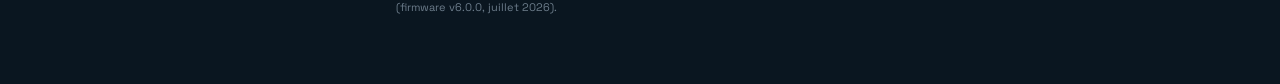
<file: procedure-gfreddream.html>
<!DOCTYPE html>
<html lang="fr">
<head>
<meta charset="UTF-8">
<meta name="viewport" content="width=device-width, initial-scale=1, viewport-fit=cover">
<title>Procédure GfredDream</title>
<link rel="icon" type="image/x-icon" href="fred_diving.ico">
<link rel="apple-touch-icon" href="icon-180.png">
<link rel="manifest" href="manifest.json">
<meta name="theme-color" content="#0A1620">
<link rel="preconnect" href="https://fonts.googleapis.com">
<link rel="preconnect" href="https://fonts.gstatic.com" crossorigin>
<link href="https://fonts.googleapis.com/css2?family=Space+Grotesk:wght@500;600;700&family=JetBrains+Mono:wght@400;500;700&display=swap" rel="stylesheet">
<link rel="stylesheet" href="checklist.css">
</head>
<body>

<header>
  <div class="headrow">
    <div class="brand">
      <img src="fred_diving.png" alt="GfredDream" width="32" height="32" style="border-radius:8px;display:block;flex:none;">
      <span>
        <span class="brand-text">GFREDDREAM</span>
        <span class="brand-sub">checklist</span>
      </span>
    </div>
    <a class="back-btn" href="index.html">← Accueil</a>
  </div>
</header>

<div class="wrap">

  <div class="page-hero">
    <div class="eyebrow">6 / 6 — Ton boîtier maison</div>
    <h1>Procédure GfredDream</h1>
    <p class="page-hint">D'après le manuel utilisateur v1 — firmware v6.0.0, juillet 2026.</p>
  </div>

  <div class="card">
    <h2>Séquence de démarrage (~7 s)</h2>
    <ul>
      <li><b>E1</b> — Logo GfredDream, ~2 s.</li>
      <li><b>E2</b> — Numéro de version du firmware, ~2 s.</li>
      <li><b>E3</b> — Check-cellules : vérifie que les 2 cellules sont dans une plage cohérente à l'air (8–13 mV), ~3 s. Cette plage est fixe, quel que soit le FiO2 configuré dans l'appli — ça suppose que tu démarres toujours à l'air avant le flush O2.</li>
      <li><b>E4</b> — Écran de plongée, reste affiché en continu ensuite.</li>
    </ul>
    <p style="font-size:12.5px;color:var(--mist-dim);margin:10px 0 0;">Le WiFi se connecte déjà en arrière-plan pendant E1/E2/E3 (non-bloquant) ; le Bluetooth démarre juste après, une fois la tentative WiFi terminée (connectée ou non).</p>
  </div>

  <div class="card">
    <h2>Écran principal (E4)</h2>
    <ul>
      <li><b>Voting</b> — PPO2 combinée : moyenne C1/C2 si les deux cellules sont valides, sinon la cellule restante seule.</li>
      <li><b>Mode HUD</b> — « CCR », seul mode utilisé et exposé (le firmware garde en interne la logique pour 3 modes, hérités du cahier des charges d'origine, mais seul CCR est actif).</li>
      <li><b>Batterie affichée</b> — celle du GfredDream, pas celle de ton rEvodream principal.</li>
      <li><b>Indicateurs OTA / BTH</b> — gris = éteint, vert foncé = connecté, rouge = radios coupées (tension basse).</li>
      <li><b>Cellule en échec (ERR)</b> — si une cellule sort de la plage attendue, son chiffre est remplacé par « ERR » en rouge, mais le Voting continue avec la cellule restante.</li>
      <li>Hors zone sûre (&lt; 0,30 ou ≥ 1,55 bar), le chiffre géant de la cellule concernée pulse doucement en transparence, en plus du HUD.</li>
    </ul>
  </div>

  <div class="card">
    <h2>Zones PPO2 et HUD</h2>
    <ul>
      <li><b>Hypoxie</b> (&lt; 0,50 bar) — rouge, rafale rapide : 3 flashs courts (129 ms ON / 121 ms OFF), pause 333 ms, cycle ≈ 962 ms.</li>
      <li><b>Zone sûre</b> (0,50 – 1,25 bar) — verte fixe, sans clignotement. Entre 0,70 et 1,00 bar spécifiquement : 1 flash de 320 ms, période ≈ 1,89 s.</li>
      <li><b>Silence</b> (1,25 – 1,40 bar) — aucune LED, pour éviter un clignotement permanent près du setpoint 1,30.</li>
      <li><b>Hyperoxie</b> (≥ 1,40 bar) — rouge, 1 flash par cycle, même logique qu'en zone 0,70–1,00.</li>
    </ul>
    <p style="font-size:12.5px;color:var(--mist-dim);margin:10px 0 0;">Seuils et rythmes mesurés directement sur le HUD rEvodream d'origine (vidéo ralentie), pas recopiés du manuel papier qui indiquait des durées imprécises.</p>
  </div>

  <div class="card">
    <h2>Pression et altitude</h2>
    <p class="lead">Le GfredDream compense automatiquement la pression atmosphérique réelle — le rEvodream d'origine ne le fait pas (voir la procédure rEvodream pour la calibration manuelle à l'altitude).</p>
    <ul>
      <li><b>Config A (≥ 930 mb)</b> — usage quotidien, la carte « Plongée altitude » de la PWA écrit 1013 mb fixe.</li>
      <li><b>Config B (&lt; 930 mb)</b> — vraie altitude, la carte écrit la pression NOW lue sur le Shearwater telle quelle.</li>
      <li>Formule appliquée : <code>PPO2 = mV/mV_cal × FiO2 × (mbar / 1013)</code>.</li>
      <li>Écrire une nouvelle pression invalide la calibration en cours, immédiatement (voir Calibration ci-dessous) — c'est volontaire, ça évite d'afficher une PPO2 fausse.</li>
    </ul>
  </div>

  <div class="card">
    <h2>Divergence entre cellules</h2>
    <p class="lead">Si l'écart entre C1 et C2 dépasse 0,15 bar pendant plus de 1,5 s, le HUD s'éteint et un petit crâne clignotant apparaît à l'écran — signe que les deux cellules ne sont plus d'accord entre elles, même si chacune reste individuellement dans une plage plausible.</p>
    <p style="font-size:12.5px;color:var(--mist-dim);margin:10px 0 0;">Différent de l'écran d'urgence ci-dessous (qui se déclenche quand les DEUX cellules sortent de plage) — ici les deux lectures restent chacune crédibles, elles divergent juste entre elles.</p>
  </div>

  <div class="card">
    <h2>Récupération après urgence (AL_DEAD)</h2>
    <p class="lead">Si l'écran d'urgence (deux cellules KO) s'est déclenché, il n'y a pas de sortie automatique — pour éviter de se croire guéri tout seul. Sortie manuelle uniquement :</p>
    <ul>
      <li>Maintiens l'aimant sur le reed le temps de calibration habituel → relance une vraie calibration en direct, sans reboot.</li>
      <li>Ou coupe l'alimentation (reed NF) puis rallume.</li>
    </ul>
  </div>

  <div class="card">
    <h2>Calibration</h2>
    <p class="lead">Quand calibrer : après les 3 lavages O2 si la PPO2 diverge de l'instrument principal, après un changement de cellule, ou si le contrôle à 1,60 bar montre un écart inhabituel.</p>
    <ul>
      <li>1. Amène les cellules à l'oxygène pur (O2 à 1 bar), laisse stabiliser.</li>
      <li>2. Maintiens le contact reed 1 seconde → l'écran CA1 apparaît (« STABILIZ... »).</li>
      <li>3. GfredDream moyenne la lecture mV sur 3 secondes.</li>
      <li>4. L'écran CA2 affiche le résultat : « OK » en vert pour chaque cellule calibrée avec succès.</li>
      <li>5. Retour automatique à E4 après 2 secondes.</li>
    </ul>
    <p style="font-size:12.5px;color:var(--mist-dim);margin:10px 0 0;">Plage acceptée : 36–64 mV à l'O2 pur (0,98), mise à l'échelle automatiquement selon ton FiO2 de référence (ex. air de banc à 0,21 → 7,7–13,7 mV).</p>
    <p style="font-size:12.5px;color:var(--warn);margin:8px 0 0;">Verrou FiO2 : changer le FiO2 de référence après avoir calibré invalide automatiquement la calibration au redémarrage suivant — recalibration obligatoire avant d'afficher une PPO2 de nouveau.</p>
    <p style="font-size:12.5px;color:var(--warn);margin:8px 0 0;">Même chose pour la pression : la changer invalide la calibration IMMÉDIATEMENT (pas besoin de redémarrer) — voir la carte « Pression et altitude » plus haut.</p>
    <p style="font-size:12.5px;color:var(--mist-dim);margin:8px 0 0;">La PWA reflète cette invalidation en direct dans la carte « État de l'appareil » : dès qu'une calibration devient invalide, un bandeau rouge « Re-Calibration OBLIGATOIRE !!! » apparaît, sans besoin de reconnecter.</p>
    <p style="font-size:12.5px;color:var(--mist-dim);margin:8px 0 0;">Secours si l'aimant est perdu : bouton « CALIBRER » dans la PWA, juste au-dessus du réglage FiO2 — double confirmation, puis lance exactement la même calibration que le reed.</p>
  </div>

  <div class="card danger">
    <span class="tag">Urgence</span>
    <h2 style="color:var(--danger);">Écran d'urgence</h2>
    <p class="lead">Si les deux cellules sont simultanément hors plage cohérente, GfredDream cesse d'afficher une PPO2 et bascule sur un écran d'urgence explicite. Ça ne se déclenche jamais pour une seule cellule en échec (gérée en « ERR », voir écran principal).</p>
    <ul>
      <li>Reviens immédiatement sur ton instrument principal — GfredDream n'est qu'un second regard, plus fiable dans cet état.</li>
      <li>Ne tente pas de recalibrer sous l'eau : remonte, vérifie le câblage/les cellules à la surface.</li>
      <li>WiFi et Bluetooth restent actifs en arrière-plan même sur cet écran — un reflash OTA reste possible sans câble si besoin.</li>
    </ul>
  </div>

  <div class="card">
    <h2>Batterie et recharge</h2>
    <ul>
      <li>Charge Qi QC3.0 à 9V obligatoire — un chargeur Qi standard (5V) ne suffit pas.</li>
      <li>Recharge toujours GfredDream avant une mise à jour OTA, pour éviter toute coupure en cours de flash.</li>
    </ul>
    <p style="font-size:12.5px;color:var(--mist-dim);margin:10px 0 0;">Verrou radio : au démarrage, &lt; 3,70 V → WiFi/OTA/Bluetooth ne démarrent pas du tout. En cours de session, &lt; 3,60 V → WiFi et Bluetooth se coupent, l'écran de plongée continue normalement.</p>
  </div>

  <a class="next-link" href="index.html">
    <span class="next-sub">Fin de la boucle</span>
    ← Retour à l'accueil
  </a>

  <footer>
    <p>Page de référence — pas de repère glissant ici. Contenu repris du manuel utilisateur v1 (firmware v6.0.0, juillet 2026).</p>
  </footer>

</div>

<script>
if ('serviceWorker' in navigator) {
  window.addEventListener('load', () => navigator.serviceWorker.register('sw.js').catch(() => {}));
}
</script>
</body>
</html>
</file>
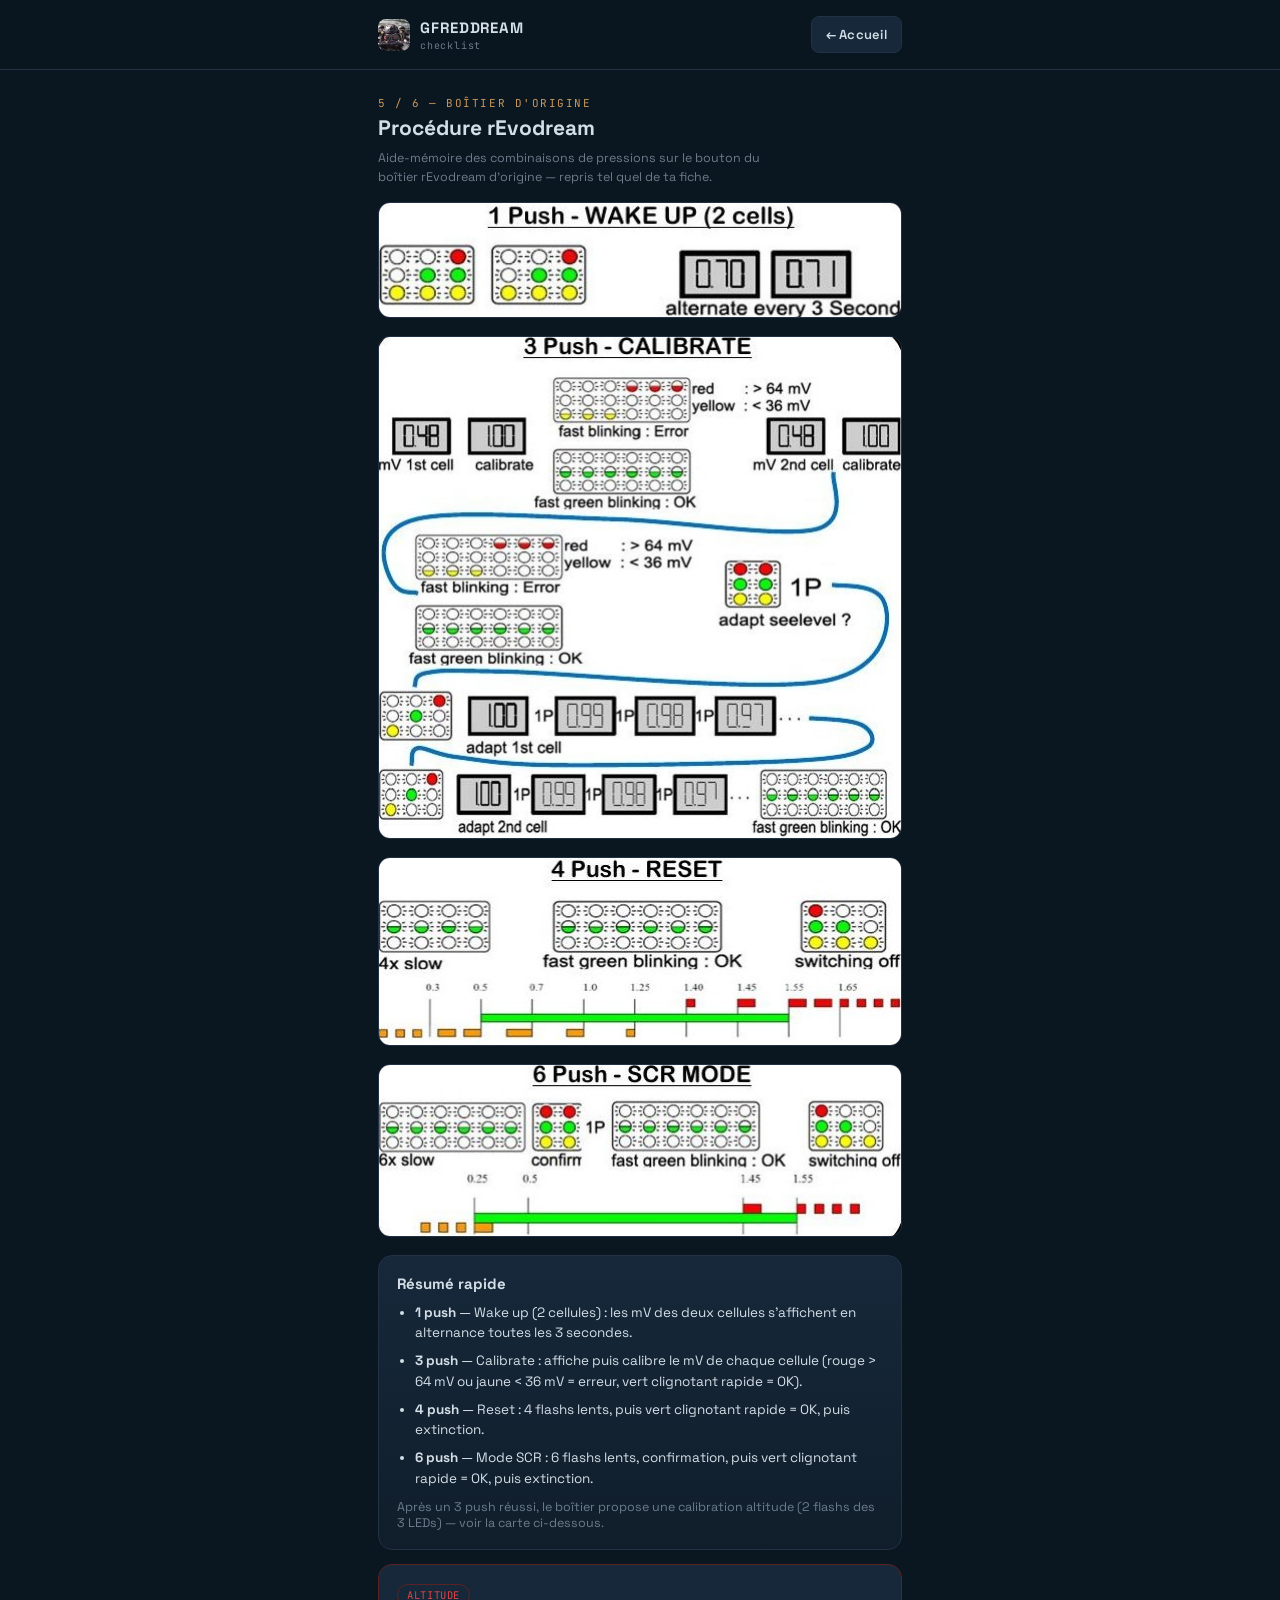
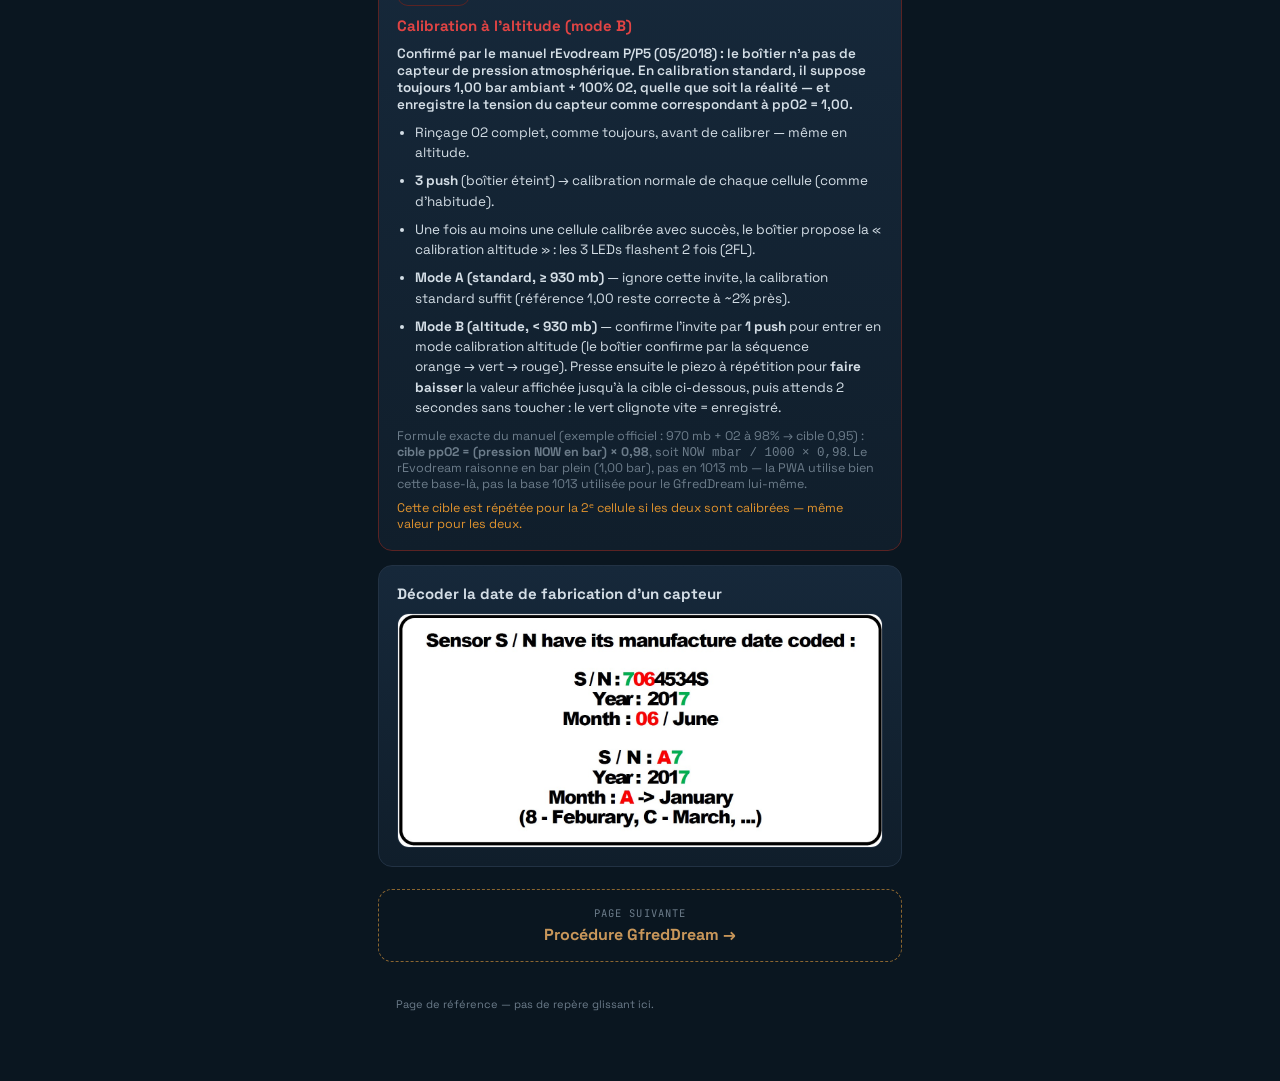
<file: procedure-revodream.html>
<!DOCTYPE html>
<html lang="fr">
<head>
<meta charset="UTF-8">
<meta name="viewport" content="width=device-width, initial-scale=1, viewport-fit=cover">
<title>Procédure rEvodream — GfredDream</title>
<link rel="icon" type="image/x-icon" href="fred_diving.ico">
<link rel="apple-touch-icon" href="icon-180.png">
<link rel="manifest" href="manifest.json">
<meta name="theme-color" content="#0A1620">
<link rel="preconnect" href="https://fonts.googleapis.com">
<link rel="preconnect" href="https://fonts.gstatic.com" crossorigin>
<link href="https://fonts.googleapis.com/css2?family=Space+Grotesk:wght@500;600;700&family=JetBrains+Mono:wght@400;500;700&display=swap" rel="stylesheet">
<link rel="stylesheet" href="checklist.css">
</head>
<body>

<header>
  <div class="headrow">
    <div class="brand">
      <img src="fred_diving.png" alt="GfredDream" width="32" height="32" style="border-radius:8px;display:block;flex:none;">
      <span>
        <span class="brand-text">GFREDDREAM</span>
        <span class="brand-sub">checklist</span>
      </span>
    </div>
    <a class="back-btn" href="index.html">← Accueil</a>
  </div>
</header>

<div class="wrap">

  <div class="page-hero">
    <div class="eyebrow">5 / 6 — Boîtier d'origine</div>
    <h1>Procédure rEvodream</h1>
    <p class="page-hint">Aide-mémoire des combinaisons de pressions sur le bouton du boîtier rEvodream d'origine — repris tel quel de ta fiche.</p>
  </div>

  <img class="ref-img" src="push-1.jpg" alt="1 push : wake up, 2 cellules, mV affichés en alternance toutes les 3 secondes">
  <img class="ref-img" src="push-3.jpg" alt="3 push : calibrate, mV et calibration de chaque cellule, adaptation seelevel">
  <img class="ref-img" src="push-4.jpg" alt="4 push : reset, 4 flashs lents puis vert clignotant OK">
  <img class="ref-img" src="push-6.jpg" alt="6 push : mode SCR, 6 flashs lents, confirmation, vert clignotant OK">

  <div class="card">
    <h2>Résumé rapide</h2>
    <ul>
      <li><b>1 push</b> — Wake up (2 cellules) : les mV des deux cellules s'affichent en alternance toutes les 3 secondes.</li>
      <li><b>3 push</b> — Calibrate : affiche puis calibre le mV de chaque cellule (rouge &gt; 64 mV ou jaune &lt; 36 mV = erreur, vert clignotant rapide = OK).</li>
      <li><b>4 push</b> — Reset : 4 flashs lents, puis vert clignotant rapide = OK, puis extinction.</li>
      <li><b>6 push</b> — Mode SCR : 6 flashs lents, confirmation, puis vert clignotant rapide = OK, puis extinction.</li>
    </ul>
    <p style="font-size:12.5px;color:var(--mist-dim);margin:10px 0 0;">Après un 3 push réussi, le boîtier propose une calibration altitude (2 flashs des 3 LEDs) — voir la carte ci-dessous.</p>
  </div>

  <div class="card danger">
    <span class="tag">Altitude</span>
    <h2 style="color:var(--danger);">Calibration à l'altitude (mode B)</h2>
    <p class="lead">Confirmé par le manuel rEvodream P/P5 (05/2018) : le boîtier n'a pas de capteur de pression atmosphérique. En calibration standard, il suppose <b>toujours</b> 1,00 bar ambiant + 100% O2, quelle que soit la réalité — et enregistre la tension du capteur comme correspondant à ppO2 = 1,00.</p>
    <ul>
      <li>Rinçage O2 complet, comme toujours, avant de calibrer — même en altitude.</li>
      <li><b>3 push</b> (boîtier éteint) → calibration normale de chaque cellule (comme d'habitude).</li>
      <li>Une fois au moins une cellule calibrée avec succès, le boîtier propose la « calibration altitude » : les 3 LEDs flashent 2 fois (2FL).</li>
      <li><b>Mode A (standard, ≥ 930 mb)</b> — ignore cette invite, la calibration standard suffit (référence 1,00 reste correcte à ~2% près).</li>
      <li><b>Mode B (altitude, &lt; 930 mb)</b> — confirme l'invite par <b>1 push</b> pour entrer en mode calibration altitude (le boîtier confirme par la séquence orange&nbsp;→&nbsp;vert&nbsp;→&nbsp;rouge). Presse ensuite le piezo à répétition pour <b>faire baisser</b> la valeur affichée jusqu'à la cible ci-dessous, puis attends 2 secondes sans toucher : le vert clignote vite = enregistré.</li>
    </ul>
    <p style="font-size:12.5px;color:var(--mist-dim);margin:10px 0 0;">Formule exacte du manuel (exemple officiel : 970 mb + O2 à 98% → cible 0,95) : <b>cible ppO2 = (pression NOW en bar) × 0,98</b>, soit <code>NOW mbar / 1000 × 0,98</code>. Le rEvodream raisonne en bar plein (1,00 bar), pas en 1013 mb — la PWA utilise bien cette base-là, pas la base 1013 utilisée pour le GfredDream lui-même.</p>
    <p style="font-size:12.5px;color:var(--warn);margin:8px 0 0;">Cette cible est répétée pour la 2ᵉ cellule si les deux sont calibrées — même valeur pour les deux.</p>
  </div>

  <div class="card">
    <h2>Décoder la date de fabrication d'un capteur</h2>
    <img class="ref-img" src="sensor-date.jpg" alt="Le numéro de série du capteur code sa date de fabrication : 2 derniers chiffres avant la lettre finale = année, chiffre ou lettre suivant = mois (A=janvier, 8=février, C=mars...)" style="margin:6px 0 0;">
  </div>

  <a class="next-link" href="procedure-gfreddream.html">
    <span class="next-sub">Page suivante</span>
    Procédure GfredDream →
  </a>

  <footer>
    <p>Page de référence — pas de repère glissant ici.</p>
  </footer>

</div>

<script>
if ('serviceWorker' in navigator) {
  window.addEventListener('load', () => navigator.serviceWorker.register('sw.js').catch(() => {}));
}
</script>
</body>
</html>
</file>
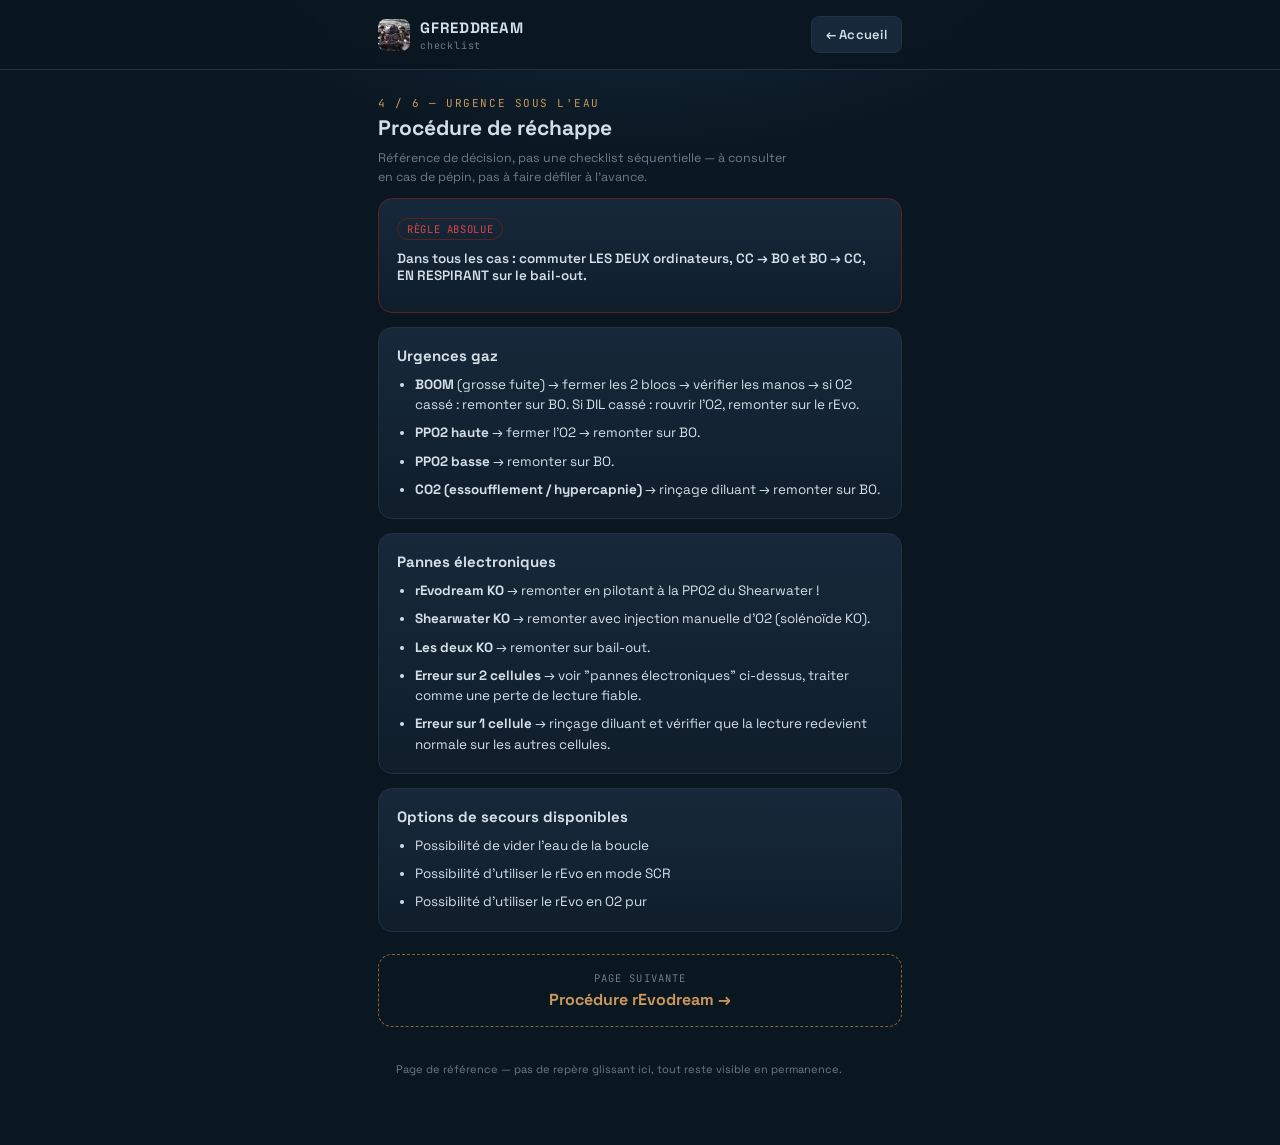
<file: rechappe.html>
<!DOCTYPE html>
<html lang="fr">
<head>
<meta charset="UTF-8">
<meta name="viewport" content="width=device-width, initial-scale=1, viewport-fit=cover">
<title>Procédure de réchappe — GfredDream</title>
<link rel="icon" type="image/x-icon" href="fred_diving.ico">
<link rel="apple-touch-icon" href="icon-180.png">
<link rel="manifest" href="manifest.json">
<meta name="theme-color" content="#0A1620">
<link rel="preconnect" href="https://fonts.googleapis.com">
<link rel="preconnect" href="https://fonts.gstatic.com" crossorigin>
<link href="https://fonts.googleapis.com/css2?family=Space+Grotesk:wght@500;600;700&family=JetBrains+Mono:wght@400;500;700&display=swap" rel="stylesheet">
<link rel="stylesheet" href="checklist.css">
</head>
<body>

<header>
  <div class="headrow">
    <div class="brand">
      <img src="fred_diving.png" alt="GfredDream" width="32" height="32" style="border-radius:8px;display:block;flex:none;">
      <span>
        <span class="brand-text">GFREDDREAM</span>
        <span class="brand-sub">checklist</span>
      </span>
    </div>
    <a class="back-btn" href="index.html">← Accueil</a>
  </div>
</header>

<div class="wrap">

  <div class="page-hero">
    <div class="eyebrow">4 / 6 — Urgence sous l'eau</div>
    <h1>Procédure de réchappe</h1>
    <p class="page-hint">Référence de décision, pas une checklist séquentielle — à consulter en cas de pépin, pas à faire défiler à l'avance.</p>
  </div>

  <div class="card danger">
    <span class="tag">Règle absolue</span>
    <p class="lead">Dans tous les cas : commuter LES DEUX ordinateurs, CC → BO et BO → CC, EN RESPIRANT sur le bail-out.</p>
  </div>

  <div class="card">
    <h2>Urgences gaz</h2>
    <ul>
      <li><b>BOOM</b> (grosse fuite) → fermer les 2 blocs → vérifier les manos → si O2 cassé : remonter sur BO. Si DIL cassé : rouvrir l'O2, remonter sur le rEvo.</li>
      <li><b>PPO2 haute</b> → fermer l'O2 → remonter sur BO.</li>
      <li><b>PPO2 basse</b> → remonter sur BO.</li>
      <li><b>CO2 (essoufflement / hypercapnie)</b> → rinçage diluant → remonter sur BO.</li>
    </ul>
  </div>

  <div class="card">
    <h2>Pannes électroniques</h2>
    <ul>
      <li><b>rEvodream KO</b> → remonter en pilotant à la PPO2 du Shearwater !</li>
      <li><b>Shearwater KO</b> → remonter avec injection manuelle d'O2 (solénoïde KO).</li>
      <li><b>Les deux KO</b> → remonter sur bail-out.</li>
      <li><b>Erreur sur 2 cellules</b> → voir "pannes électroniques" ci-dessus, traiter comme une perte de lecture fiable.</li>
      <li><b>Erreur sur 1 cellule</b> → rinçage diluant et vérifier que la lecture redevient normale sur les autres cellules.</li>
    </ul>
  </div>

  <div class="card">
    <h2>Options de secours disponibles</h2>
    <ul>
      <li>Possibilité de vider l'eau de la boucle</li>
      <li>Possibilité d'utiliser le rEvo en mode SCR</li>
      <li>Possibilité d'utiliser le rEvo en O2 pur</li>
    </ul>
  </div>

  <a class="next-link" href="procedure-revodream.html">
    <span class="next-sub">Page suivante</span>
    Procédure rEvodream →
  </a>

  <footer>
    <p>Page de référence — pas de repère glissant ici, tout reste visible en permanence.</p>
  </footer>

</div>

<script>
if ('serviceWorker' in navigator) {
  window.addEventListener('load', () => navigator.serviceWorker.register('sw.js').catch(() => {}));
}
</script>
</body>
</html>
</file>
<file: checklist.css>
/* ═══ GfredDream — checklists partagées ═══
   Reprend les tokens de couleur/typo de l'appli principale (index.html) */
:root{
  --deep:#0A1620; --panel:#101E2B; --panel2:#16283A; --line:#223244;
  --brass:#C9975A; --brass-dim:#8A6530;
  --o2green:#3FAE58; --warn:#E0932E; --danger:#E14444;
  --mist:#D4DEE6; --mist-dim:#6C7C8A;
  --mono:'JetBrains Mono',ui-monospace,monospace;
  --disp:'Space Grotesk',system-ui,sans-serif;
}
*{box-sizing:border-box;}
html,body{margin:0;padding:0;}
body{
  background:
    radial-gradient(ellipse 900px 500px at 50% -10%, #142B3E 0%, transparent 60%),
    var(--deep);
  color:var(--mist);
  font-family:var(--disp);
  min-height:100vh;
  padding-bottom:56px;
}
a{color:inherit;}
.wrap{max-width:560px;margin:0 auto;padding:0 18px;}

/* ── header ─────────────────────────────────────────── */
header{
  position:sticky; top:0; z-index:10;
  background:rgba(10,22,32,.92); backdrop-filter:blur(8px);
  border-bottom:1px solid var(--line);
}
.headrow{
  max-width:560px;margin:0 auto;padding:16px 18px;
  display:flex;align-items:center;justify-content:space-between;gap:12px;
}
.brand{display:flex;align-items:center;gap:10px;}
.brand svg{width:32px;height:32px;flex:none;}
.brand-text{font-weight:700;letter-spacing:.06em;font-size:15px;}
.brand-sub{display:block;font-family:var(--mono);font-weight:400;font-size:10px;color:var(--mist-dim);letter-spacing:.08em;margin-top:1px;}
.back-btn{
  font-family:var(--disp);font-weight:600;font-size:13px;letter-spacing:.02em;
  border:1px solid var(--line); background:var(--panel2); color:var(--mist);
  padding:9px 14px;border-radius:8px;cursor:pointer;text-decoration:none;
  display:inline-flex;align-items:center;gap:6px;
  transition:border-color .15s, background .15s;
}
.back-btn:hover{border-color:var(--brass-dim);}

/* ── page intro ─────────────────────────────────────── */
.page-hero{padding:26px 0 6px;}
.eyebrow{
  font-family:var(--mono);font-size:11px;letter-spacing:.14em;color:var(--brass);
  text-transform:uppercase;margin:0 0 4px;
}
h1{font-size:21px;margin:0 0 8px;font-weight:700;color:var(--mist);}
.page-hint{font-size:12.5px;color:var(--mist-dim);line-height:1.55;margin:0 0 4px;max-width:52ch;}

/* ── barre de progression + reset ──────────────────────*/
.progress-row{
  display:flex;align-items:center;gap:12px;margin:18px 0 22px;
}
.progress-track{flex:1;height:6px;border-radius:4px;background:var(--line);overflow:hidden;}
.progress-fill{height:100%;width:0%;background:var(--brass);border-radius:4px;transition:width .25s ease;}
.header-progress{
  max-width:560px;margin:0 auto;padding:0 18px 14px;
}
.reset-btn{
  font-family:var(--mono);font-size:11.5px;font-weight:500;white-space:nowrap;
  border:1px solid var(--line);background:transparent;color:var(--mist-dim);
  padding:7px 12px;border-radius:20px;cursor:pointer;transition:.15s;
}
.reset-btn:hover{color:var(--mist);border-color:var(--brass-dim);}

/* ── liste d'étapes avec repère glissant ───────────────*/
.steps{list-style:none;margin:0 0 8px;padding:0;}
.steps li.step{
  position:relative;
  padding:13px 16px 13px 18px;
  margin-bottom:7px;
  border-radius:11px;
  border:1px solid var(--line);
  background:var(--panel);
  font-size:14.5px;
  line-height:1.45;
  cursor:pointer;
  transition:background .15s, border-color .15s, opacity .15s, transform .1s;
  border-left:3px solid transparent;
}
.steps li.step:active{transform:scale(.99);}
.steps li.step.done{
  opacity:.42;
  border-left-color:var(--line);
}
.steps li.step.current{
  background:linear-gradient(180deg,var(--panel2),var(--panel));
  border-color:var(--brass-dim);
  border-left-color:var(--brass);
  box-shadow:0 0 0 1px rgba(201,151,90,.15), 0 4px 18px -6px rgba(201,151,90,.35);
  font-weight:600;
  color:#fff;
}
.steps li.step.current::before{
  content:'▸';
  color:var(--brass);
  position:absolute;left:-2px;top:50%;transform:translateY(-50%);
  font-size:15px;
}
.steps li.sep{
  list-style:none;
  margin:22px 0 10px;
  padding:0;
  font-family:var(--mono);
  font-size:11px;
  letter-spacing:.12em;
  text-transform:uppercase;
  color:var(--brass-dim);
  border-bottom:1px solid var(--line);
  padding-bottom:6px;
  cursor:default;
}
.steps li.sep:first-child{margin-top:0;}
.steps li.final{
  text-align:center;
  font-family:var(--disp);
  font-weight:700;
  font-size:17px;
  color:var(--brass);
  background:transparent;
  border:1px dashed var(--brass-dim);
  cursor:default;
  padding:0;
}
.steps li.final:hover{background:transparent;}
.steps li.final a{
  display:block;
  padding:15px 16px;
  color:var(--brass);
  text-decoration:none;
  transition:background .15s, border-color .15s;
  border-radius:10px;
}
.steps li.final a:hover{background:rgba(201,151,90,.08);}

.next-link{
  display:block;
  text-align:center;
  font-family:var(--disp);
  font-weight:700;
  font-size:16px;
  color:var(--brass);
  text-decoration:none;
  border:1px dashed var(--brass-dim);
  border-radius:14px;
  padding:16px;
  margin:22px 0 0;
  transition:background .15s, border-color .15s;
}
.next-link:hover{background:rgba(201,151,90,.08);}
.next-link .next-sub{
  display:block;
  font-family:var(--mono);
  font-size:10.5px;
  font-weight:400;
  letter-spacing:.1em;
  text-transform:uppercase;
  color:var(--mist-dim);
  margin-bottom:4px;
}

/* ── cards génériques (procédures d'urgence, etc.) ─────*/
.card{
  background:linear-gradient(180deg,var(--panel2),var(--panel));
  border:1px solid var(--line); border-radius:14px; padding:18px;
  margin-bottom:14px;
}
.card h2{font-size:15px;margin:0 0 10px;color:var(--mist);}
.card.danger{border-color:#5A2323;}
.card.danger h2{color:var(--danger);}
.card ul{margin:0;padding-left:18px;}
.card li{margin-bottom:8px;font-size:13.5px;line-height:1.5;}
.card li:last-child{margin-bottom:0;}
.card p.lead{
  font-weight:600;color:var(--mist);margin:0 0 10px;font-size:13.5px;
}
.tag{
  display:inline-block;font-family:var(--mono);font-size:10.5px;
  letter-spacing:.06em;text-transform:uppercase;color:var(--danger);
  border:1px solid #5A2323;border-radius:20px;padding:3px 9px;margin-bottom:10px;
}

.divider{height:1px;background:var(--line);margin:28px 0;}

.ref-img{
  width:100%;border-radius:12px;border:1px solid var(--line);
  display:block;margin:4px 0 18px;
}

footer{max-width:560px;margin:34px auto 0;padding:0 18px;font-size:11px;color:var(--mist-dim);line-height:1.6;}
footer b{color:var(--mist);}
</file>
